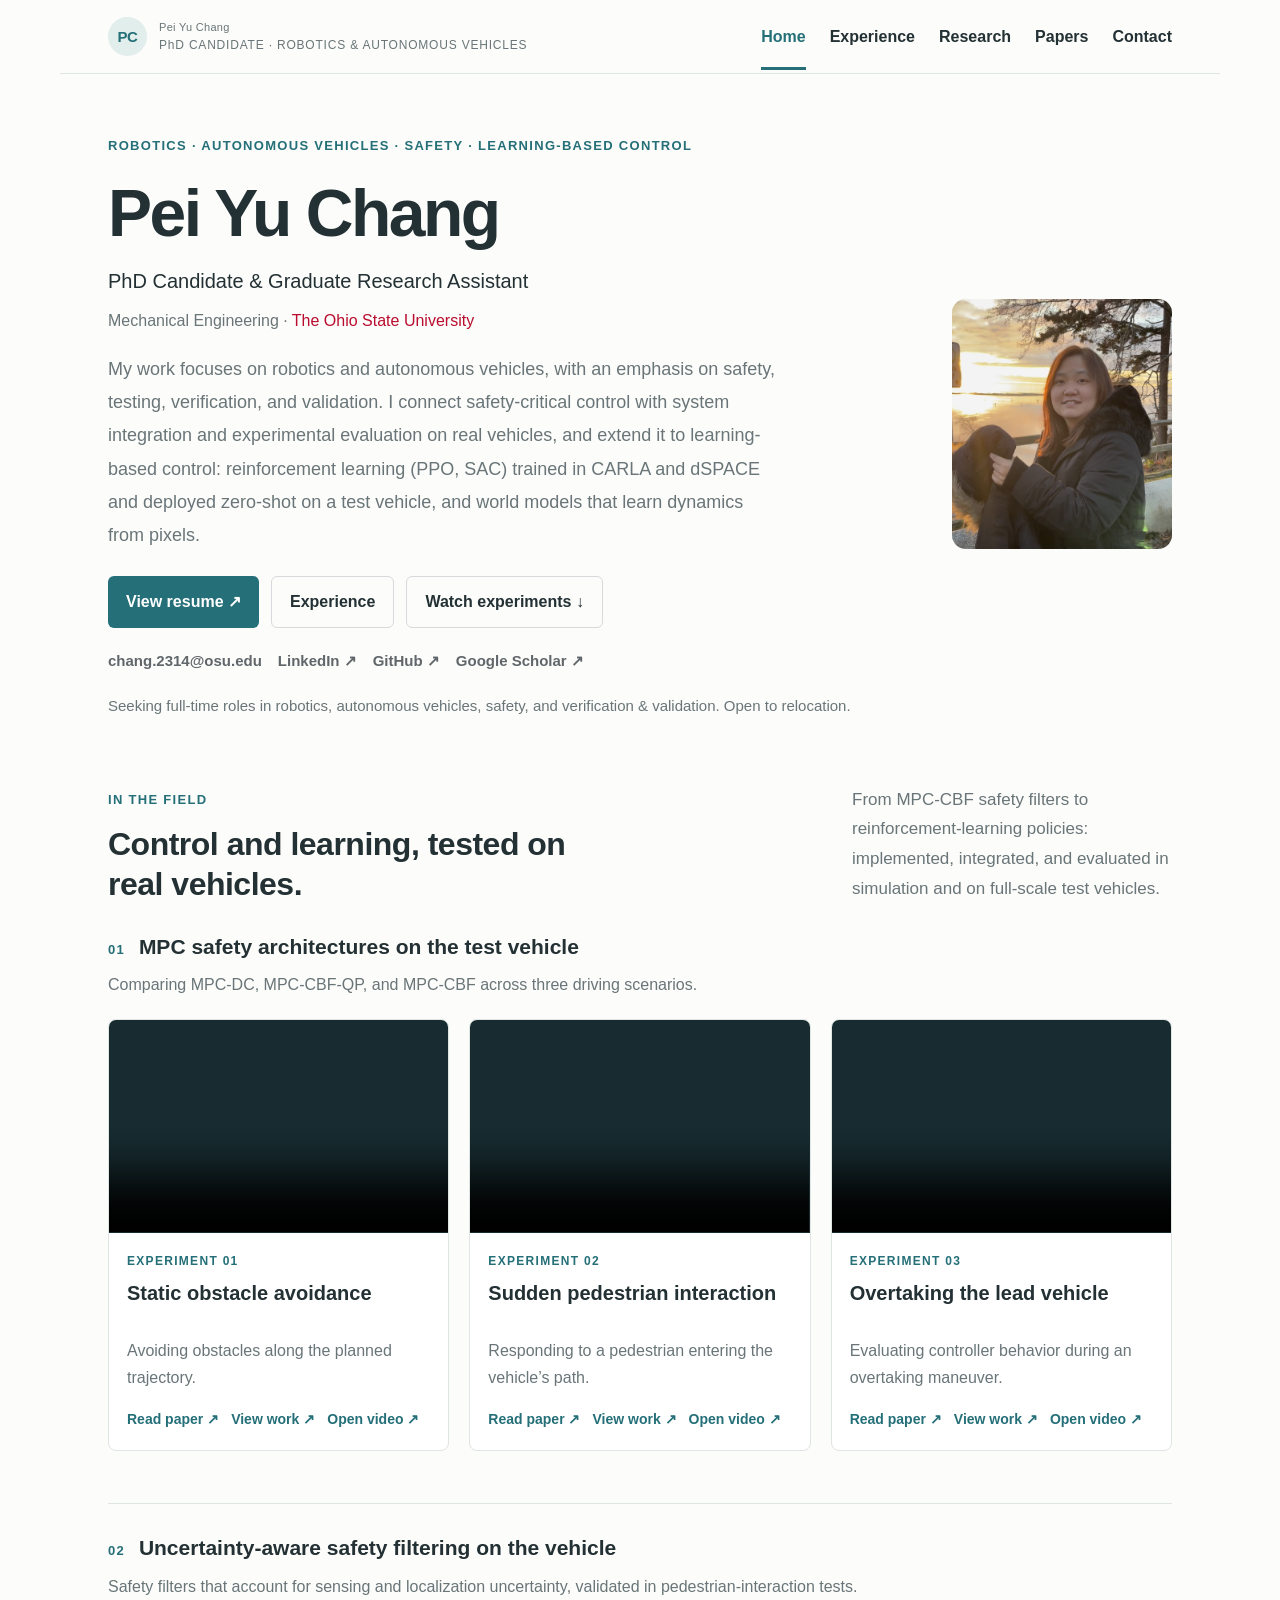
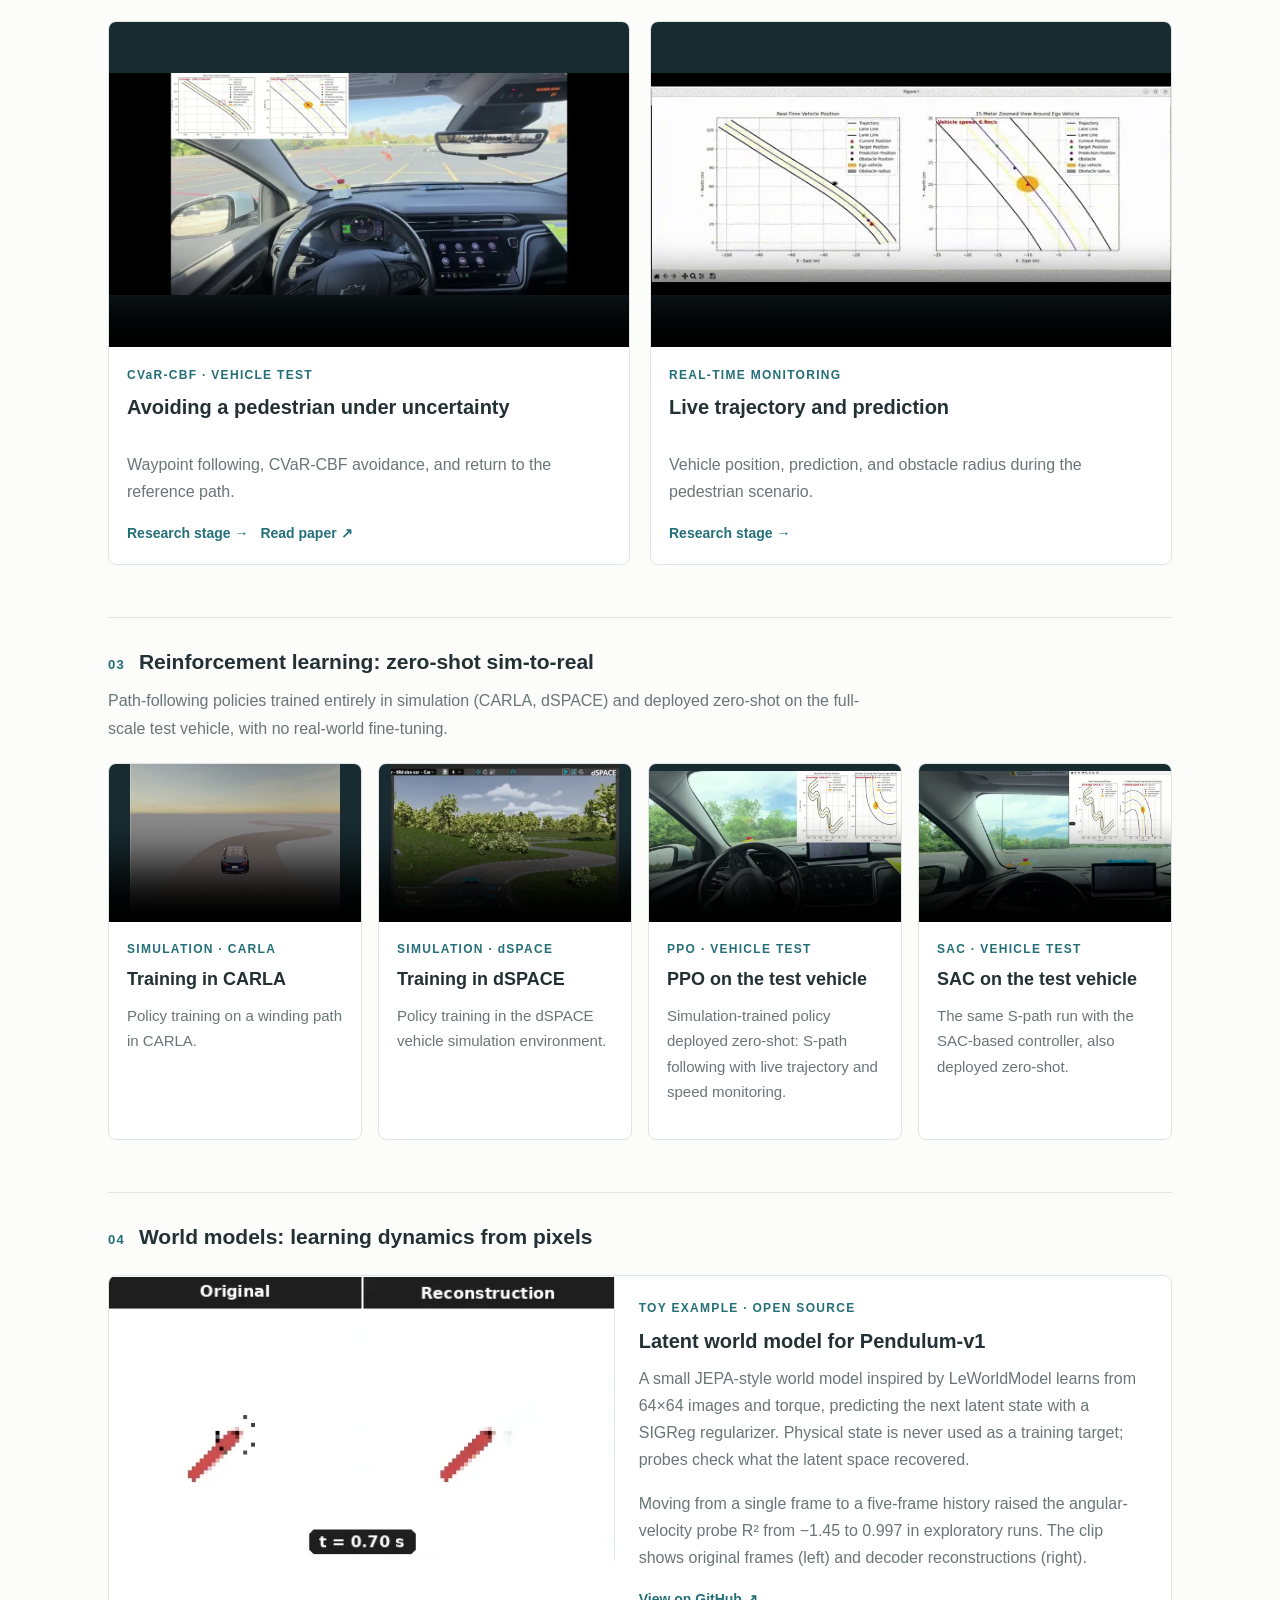
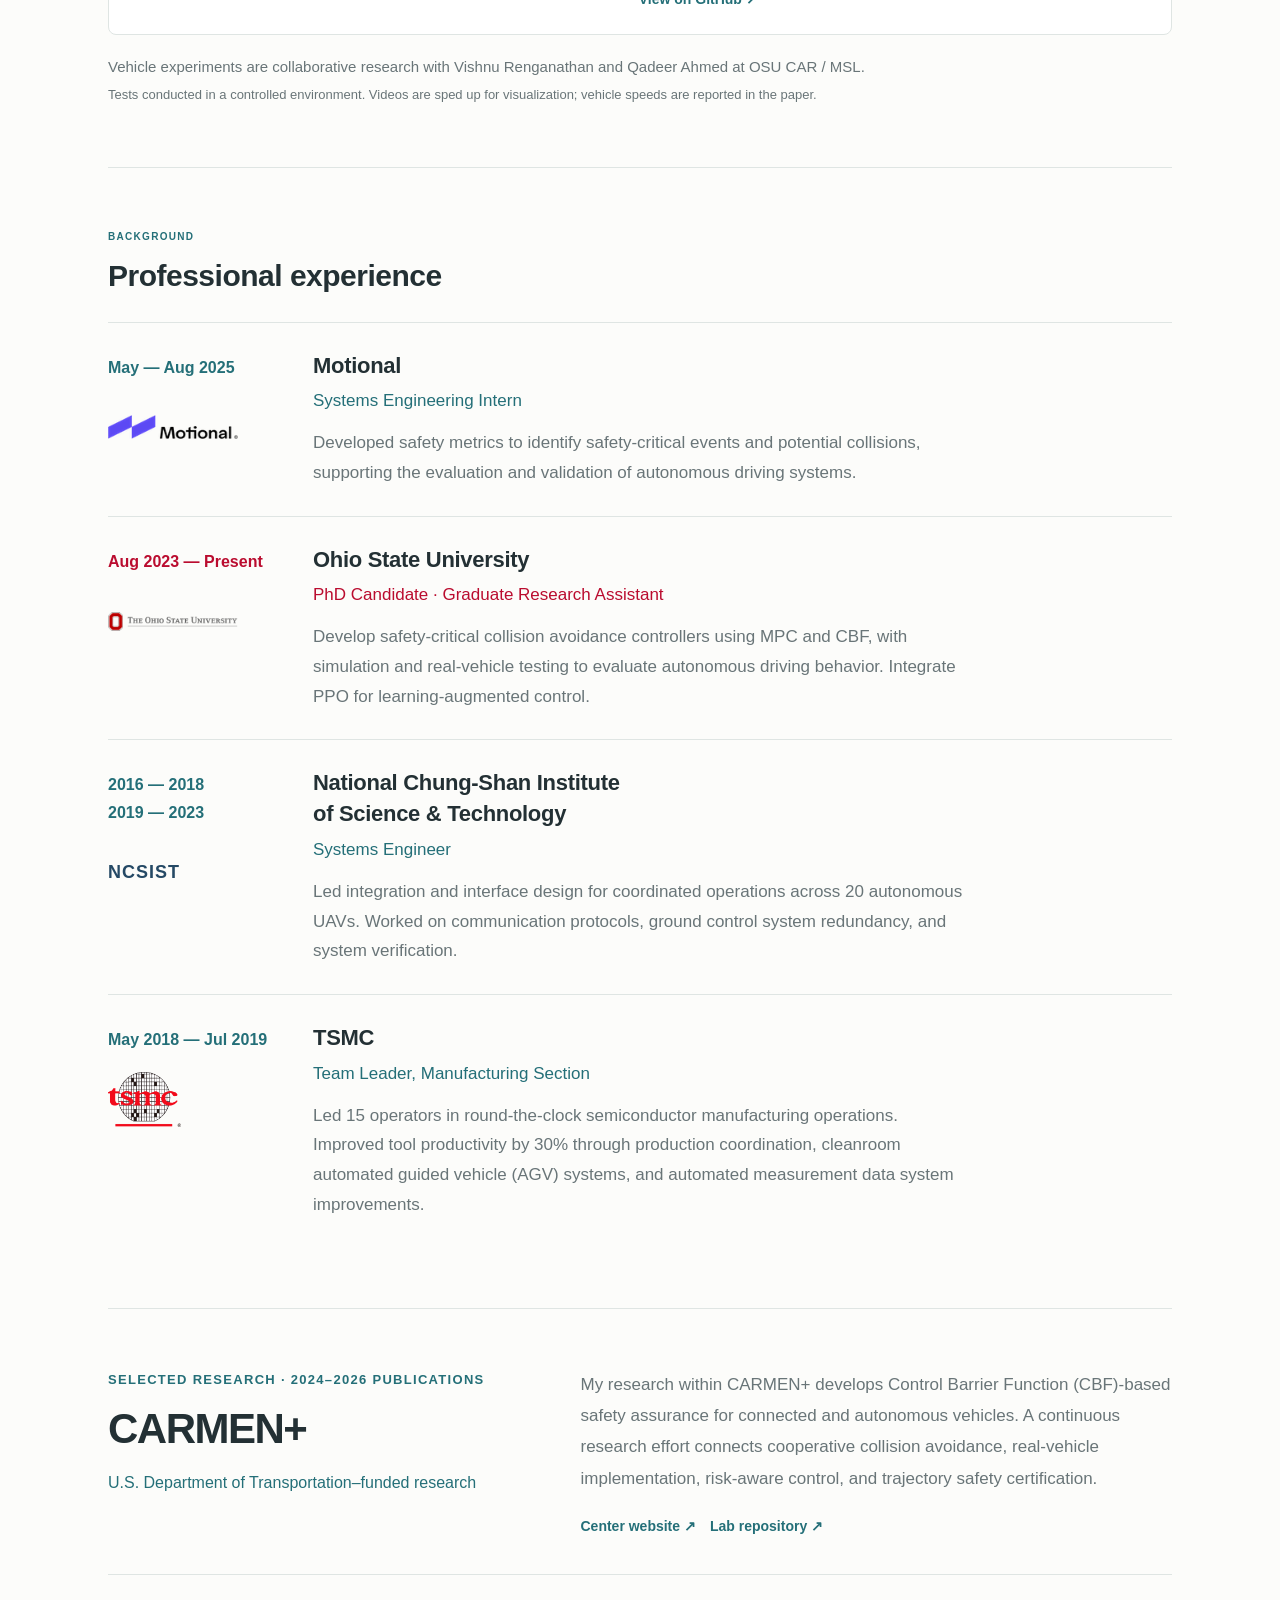
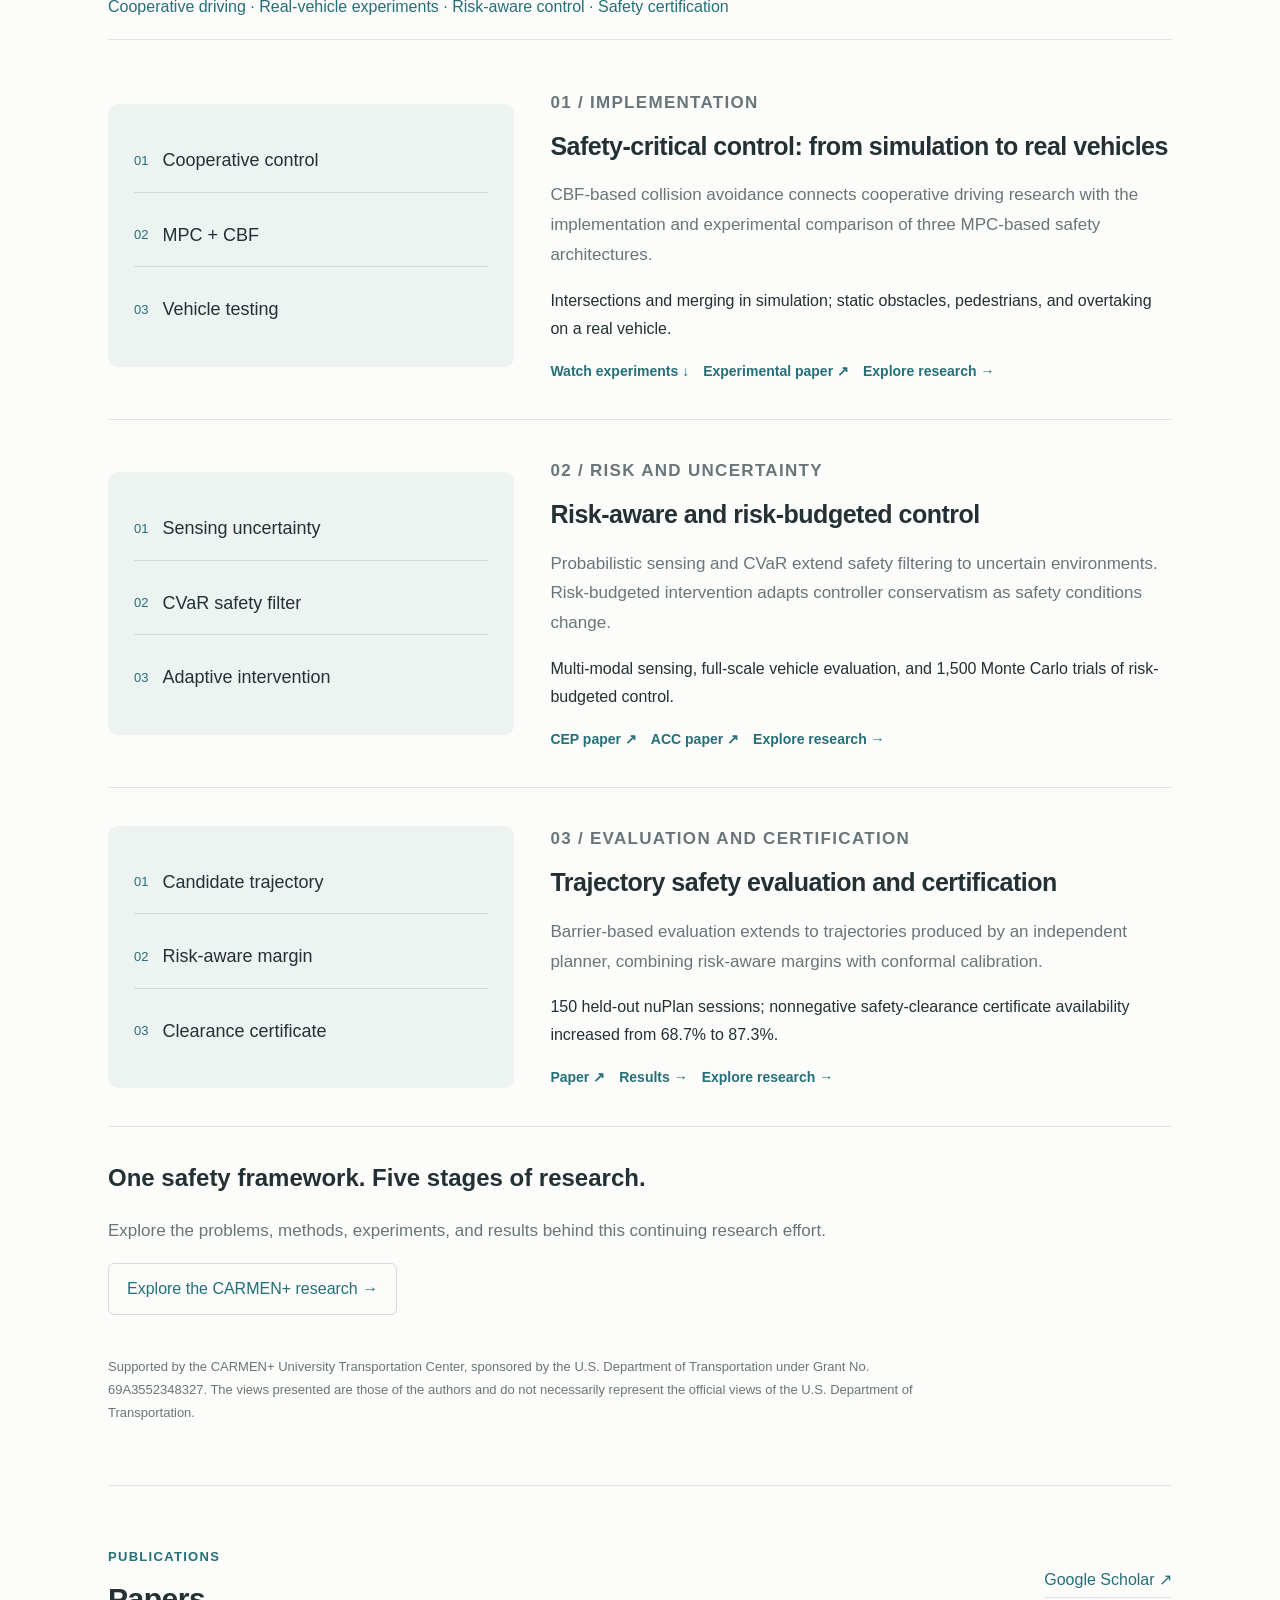
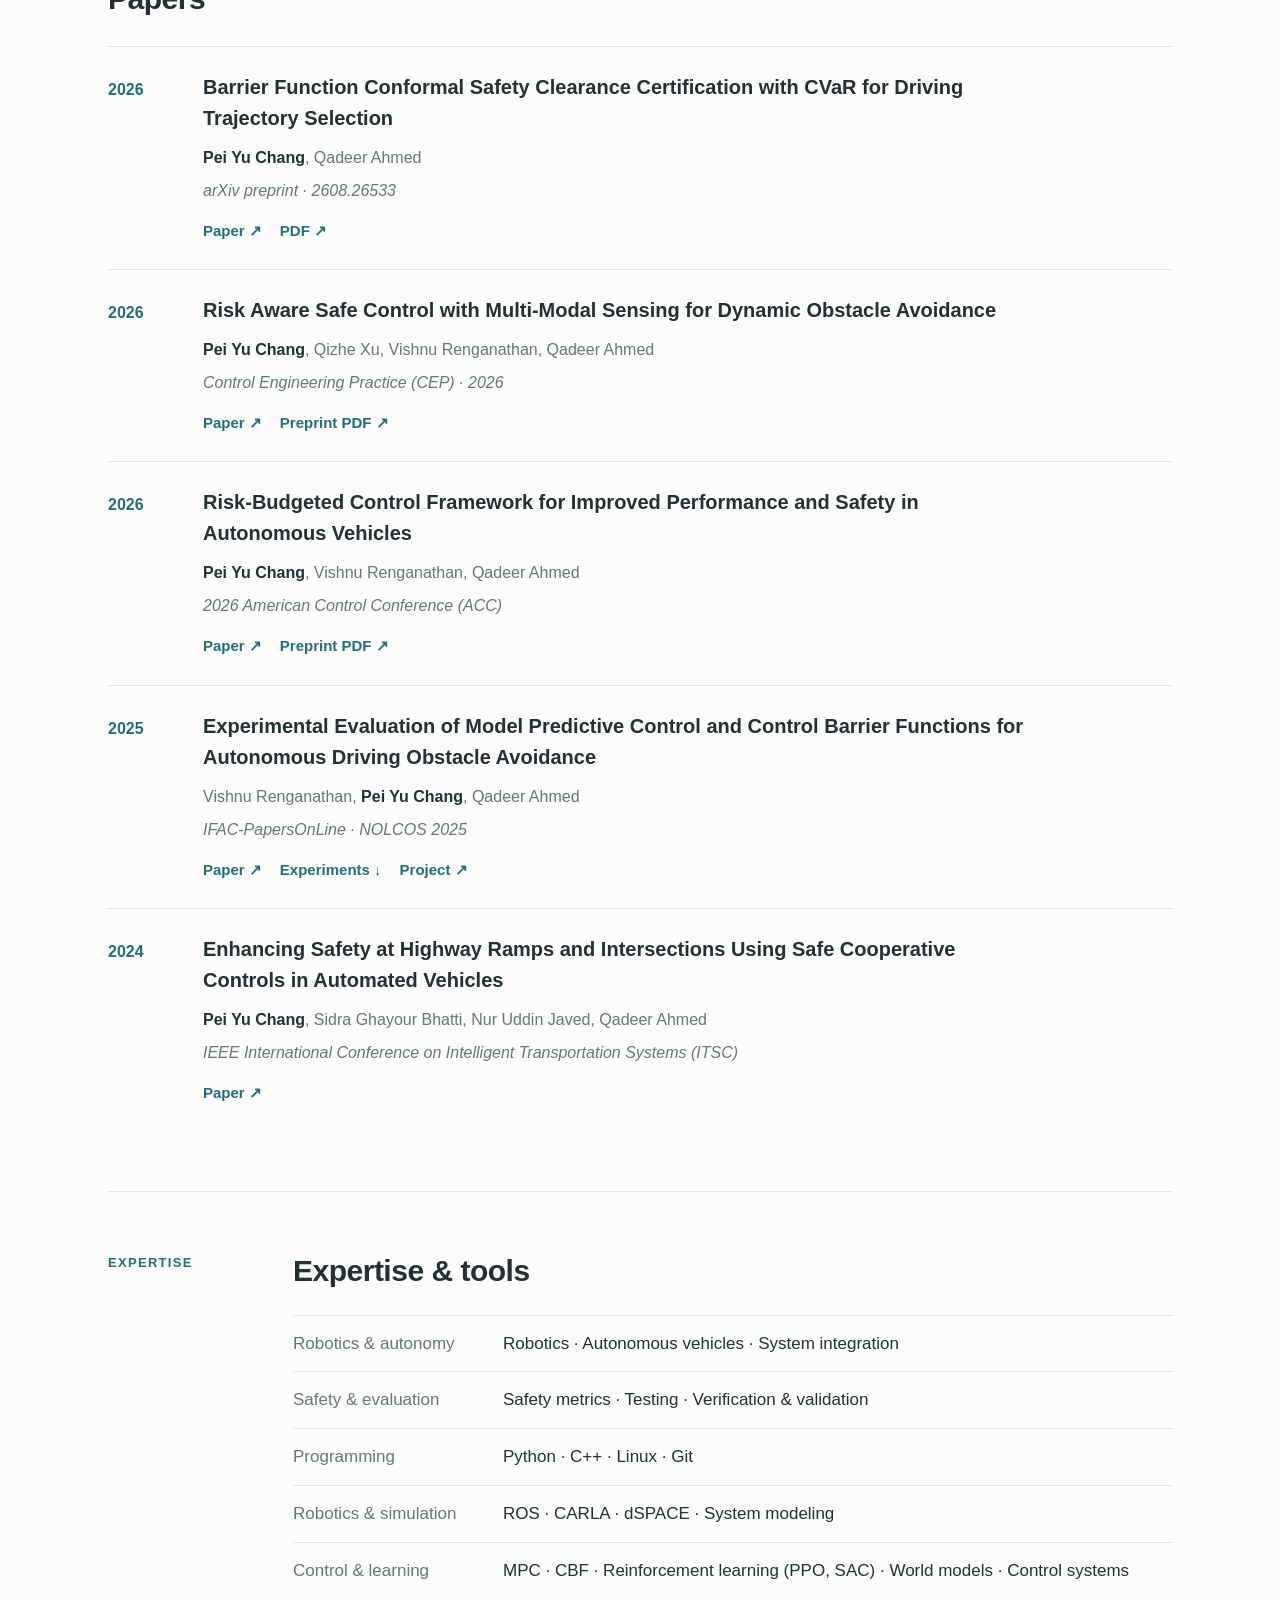
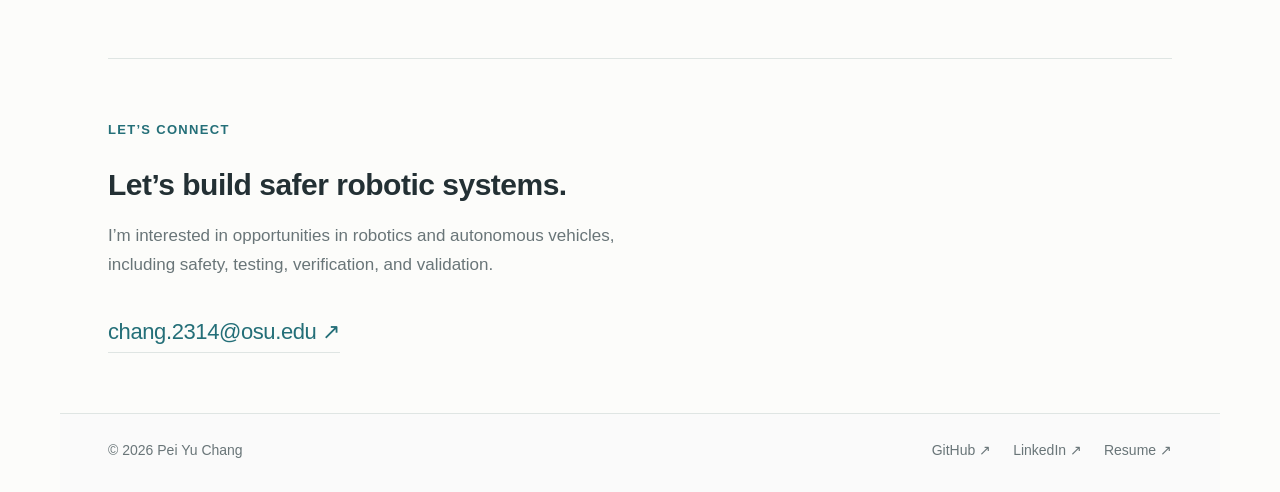
<file: index.html>
<!doctype html>
<html lang="en"><head><meta charset="utf-8"><meta name="viewport" content="width=device-width, initial-scale=1"><title>Pei Yu Chang | Robotics & Autonomous Vehicles</title><meta name="description" content="Pei Yu Chang — PhD candidate working in robotics, autonomous vehicles, safety, testing, verification and validation."><link rel="stylesheet" href="style.css?v=20261120"><script async src="https://www.googletagmanager.com/gtag/js?id=G-Q72GWCVVLX"></script><script defer src="analytics.js"></script></head>
<body><a class="skip" href="#main">Skip to content</a><header><a class="brand" href="#main"><b class="monogram">PC</b><span class="brandname">Pei Yu Chang<small>PhD CANDIDATE · ROBOTICS & AUTONOMOUS VEHICLES</small></span></a><nav aria-label="Main navigation"><a class="active" href="#main">Home</a><a href="#experience">Experience</a><a href="#work">Research</a><a href="#papers">Papers</a><a href="#contact">Contact</a></nav></header>
<main id="main"><section class="hero"><div class="herogrid"><div><p class="eyebrow">ROBOTICS · AUTONOMOUS VEHICLES · SAFETY · LEARNING-BASED CONTROL</p><h1>Pei Yu Chang</h1><p class="position">PhD Candidate & Graduate Research Assistant</p><p class="affiliation">Mechanical Engineering · <a class="osu" href="https://www.osu.edu/" target="_blank" rel="noopener">The Ohio State University</a></p><p class="intro">My work focuses on robotics and autonomous vehicles, with an emphasis on safety, testing, verification, and validation. I connect safety-critical control with system integration and experimental evaluation on real vehicles, and extend it to learning-based control: reinforcement learning (PPO, SAC) trained in CARLA and dSPACE and deployed zero-shot on a test vehicle, and world models that learn dynamics from pixels.</p><div class="actions"><a class="button" href="https://pybearc.github.io/Resume_Pei_Yu_Chang.pdf?v=20261113" target="_blank" rel="noopener">View resume ↗</a><a class="outline" href="#experience">Experience</a><a class="outline" href="#experiments">Watch experiments ↓</a></div><div class="social"><a href="mailto:chang.2314@osu.edu">chang.2314@osu.edu</a><a href="https://linkedin.com/in/pei-yu-chang-2314c" target="_blank" rel="noopener">LinkedIn ↗</a><a href="https://github.com/PYBEARC" target="_blank" rel="noopener">GitHub ↗</a><a href="https://scholar.google.com/citations?user=QTgJ8wgAAAAJ&hl=en" target="_blank" rel="noopener">Google Scholar ↗</a></div><p class="availability">Seeking full-time roles in robotics, autonomous vehicles, safety, and verification & validation. Open to relocation.</p></div><figure class="profilephoto"><img src="assets/pei-yu-chang.jpg" alt="Pei Yu Chang outdoors at sunset" width="1368" height="1824" fetchpriority="high" decoding="async"></figure></div></section>
<section id="experiments" class="experiments section"><div class="experimenthead"><div><p class="eyebrow">IN THE FIELD</p><h2>Control and learning, tested on real vehicles.</h2></div><p>From MPC-CBF safety filters to reinforcement-learning policies: implemented, integrated, and evaluated in simulation and on full-scale test vehicles.</p></div><h3 class="fieldgroup"><span>01</span>MPC safety architectures on the test vehicle</h3><p class="fieldnote">Comparing MPC-DC, MPC-CBF-QP, and MPC-CBF across three driving scenarios.</p><div class="videogrid"><article class="experiment"><div class="videoframe"><video controls playsinline muted loop preload="none" poster="https://github.com/user-attachments/assets/f1034199-e3f7-4d5f-b6a5-8e9a1a9bd224" aria-label="Static obstacle avoidance experimental video"><source src="https://raw.githubusercontent.com/OSU-CAR-MSL/NMPC-CBF-AV/main/Static%20Obstacle%20Scenario.mp4" type="video/mp4">Your browser does not support embedded video.</video></div><div class="videocopy"><p class="scenario">EXPERIMENT 01</p><h3>Static obstacle avoidance</h3><p>Avoiding obstacles along the planned trajectory.</p><div class="videolinks"><a href="https://www.sciencedirect.com/science/article/pii/S2405896325017422" target="_blank" rel="noopener">Read paper ↗</a><a href="https://github.com/OSU-CAR-MSL/NMPC-CBF-AV" target="_blank" rel="noopener">View work ↗</a><a href="https://raw.githubusercontent.com/OSU-CAR-MSL/NMPC-CBF-AV/main/Static%20Obstacle%20Scenario.mp4" target="_blank" rel="noopener">Open video ↗</a></div></div></article><article class="experiment"><div class="videoframe"><video controls playsinline muted loop preload="none" poster="https://github.com/user-attachments/assets/7cff3b7d-54f9-4db0-a61e-4c6f092ad3bc" aria-label="Sudden pedestrian interaction experimental video"><source src="https://raw.githubusercontent.com/OSU-CAR-MSL/NMPC-CBF-AV/main/Sudden%20Pedestrian%20Scenario.mp4" type="video/mp4">Your browser does not support embedded video.</video></div><div class="videocopy"><p class="scenario">EXPERIMENT 02</p><h3>Sudden pedestrian interaction</h3><p>Responding to a pedestrian entering the vehicle’s path.</p><div class="videolinks"><a href="https://www.sciencedirect.com/science/article/pii/S2405896325017422" target="_blank" rel="noopener">Read paper ↗</a><a href="https://github.com/OSU-CAR-MSL/NMPC-CBF-AV" target="_blank" rel="noopener">View work ↗</a><a href="https://raw.githubusercontent.com/OSU-CAR-MSL/NMPC-CBF-AV/main/Sudden%20Pedestrian%20Scenario.mp4" target="_blank" rel="noopener">Open video ↗</a></div></div></article><article class="experiment"><div class="videoframe"><video controls playsinline muted loop preload="none" poster="https://github.com/user-attachments/assets/b17d1c8c-8f3f-46e6-965d-a8ba9faf9f6b" aria-label="Overtaking the lead vehicle experimental video"><source src="https://raw.githubusercontent.com/OSU-CAR-MSL/NMPC-CBF-AV/main/Overtake%20Scenario.mp4" type="video/mp4">Your browser does not support embedded video.</video></div><div class="videocopy"><p class="scenario">EXPERIMENT 03</p><h3>Overtaking the lead vehicle</h3><p>Evaluating controller behavior during an overtaking maneuver.</p><div class="videolinks"><a href="https://www.sciencedirect.com/science/article/pii/S2405896325017422" target="_blank" rel="noopener">Read paper ↗</a><a href="https://github.com/OSU-CAR-MSL/NMPC-CBF-AV" target="_blank" rel="noopener">View work ↗</a><a href="https://raw.githubusercontent.com/OSU-CAR-MSL/NMPC-CBF-AV/main/Overtake%20Scenario.mp4" target="_blank" rel="noopener">Open video ↗</a></div></div></article></div><h3 class="fieldgroup"><span>02</span>Uncertainty-aware safety filtering on the vehicle</h3><p class="fieldnote">Safety filters that account for sensing and localization uncertainty, validated in pedestrian-interaction tests.</p><div class="videogrid two"><article class="experiment"><div class="videoframe"><video controls playsinline muted loop preload="none" poster="assets/carmen/s3-cvar-vehicle-test.webp" aria-label="CVaR-CBF pedestrian avoidance vehicle test"><source src="assets/carmen/s3-cvar-vehicle-test.mp4" type="video/mp4">Your browser does not support embedded video.</video></div><div class="videocopy"><p class="scenario">CVaR-CBF · VEHICLE TEST</p><h3>Avoiding a pedestrian under uncertainty</h3><p>Waypoint following, CVaR-CBF avoidance, and return to the reference path.</p><div class="videolinks"><a href="carmen.html#uncertainty">Research stage →</a><a href="https://www.sciencedirect.com/science/article/pii/S0967066126003576" target="_blank" rel="noopener">Read paper ↗</a></div></div></article><article class="experiment"><div class="videoframe"><video controls playsinline muted loop preload="none" poster="assets/carmen/s2-pedestrian-mpc-cbf-qp.webp" aria-label="Real-time vehicle position monitoring during the pedestrian test"><source src="assets/carmen/s2-pedestrian-mpc-cbf-qp.mp4" type="video/mp4">Your browser does not support embedded video.</video></div><div class="videocopy"><p class="scenario">REAL-TIME MONITORING</p><h3>Live trajectory and prediction</h3><p>Vehicle position, prediction, and obstacle radius during the pedestrian scenario.</p><div class="videolinks"><a href="carmen.html#vehicle">Research stage →</a></div></div></article></div><h3 class="fieldgroup"><span>03</span>Reinforcement learning: zero-shot sim-to-real</h3><p class="fieldnote">Path-following policies trained entirely in simulation (CARLA, dSPACE) and deployed zero-shot on the full-scale test vehicle, with no real-world fine-tuning.</p><div class="videogrid four"><article class="experiment"><div class="videoframe"><video controls playsinline muted loop preload="none" poster="assets/rl/carla-training.webp" aria-label="CARLA reinforcement learning training on a winding path"><source src="assets/rl/carla-training.mp4" type="video/mp4">Your browser does not support embedded video.</video></div><div class="videocopy"><p class="scenario">SIMULATION · CARLA</p><h3>Training in CARLA</h3><p>Policy training on a winding path in CARLA.</p><div class="videolinks"></div></div></article><article class="experiment"><div class="videoframe"><video controls playsinline muted loop preload="none" poster="assets/rl/dspace-training.webp" aria-label="dSPACE reinforcement learning training on a curved road"><source src="assets/rl/dspace-training.mp4" type="video/mp4">Your browser does not support embedded video.</video></div><div class="videocopy"><p class="scenario">SIMULATION · dSPACE</p><h3>Training in dSPACE</h3><p>Policy training in the dSPACE vehicle simulation environment.</p><div class="videolinks"></div></div></article><article class="experiment"><div class="videoframe"><video controls playsinline muted loop preload="none" poster="assets/rl/ppo-vehicle.webp" aria-label="PPO-based controller following an S-shaped path on the test vehicle"><source src="assets/rl/ppo-vehicle.mp4" type="video/mp4">Your browser does not support embedded video.</video></div><div class="videocopy"><p class="scenario">PPO · VEHICLE TEST</p><h3>PPO on the test vehicle</h3><p>Simulation-trained policy deployed zero-shot: S-path following with live trajectory and speed monitoring.</p><div class="videolinks"></div></div></article><article class="experiment"><div class="videoframe"><video controls playsinline muted loop preload="none" poster="assets/rl/sac-vehicle.webp" aria-label="SAC-based controller following an S-shaped path on the test vehicle"><source src="assets/rl/sac-vehicle.mp4" type="video/mp4">Your browser does not support embedded video.</video></div><div class="videocopy"><p class="scenario">SAC · VEHICLE TEST</p><h3>SAC on the test vehicle</h3><p>The same S-path run with the SAC-based controller, also deployed zero-shot.</p><div class="videolinks"></div></div></article></div><h3 class="fieldgroup"><span>04</span>World models: learning dynamics from pixels</h3><article class="wmcard"><div class="videoframe wmframe"><video autoplay muted loop playsinline preload="metadata" poster="assets/rl/wm-reconstruction.webp" aria-label="Pendulum observations and reconstructions from a latent world model"><source src="assets/rl/wm-reconstruction.mp4" type="video/mp4">Your browser does not support embedded video.</video></div><div class="videocopy"><p class="scenario">TOY EXAMPLE · OPEN SOURCE</p><h3>Latent world model for Pendulum-v1</h3><p>A small JEPA-style world model inspired by LeWorldModel learns from 64×64 images and torque, predicting the next latent state with a SIGReg regularizer. Physical state is never used as a training target; probes check what the latent space recovered.</p><p>Moving from a single frame to a five-frame history raised the angular-velocity probe R² from −1.45 to 0.997 in exploratory runs. The clip shows original frames (left) and decoder reconstructions (right).</p><div class="videolinks"><a href="https://github.com/PYBEARC/latent_wm_pendulum" target="_blank" rel="noopener">View on GitHub ↗</a></div></div></article><p class="collaboration">Vehicle experiments are collaborative research with Vishnu Renganathan and Qadeer Ahmed at OSU CAR / MSL.</p><p class="videonote">Tests conducted in a controlled environment. Videos are sped up for visualization; vehicle speeds are reported in the paper.</p></section><section id="experience" class="section"><div class="sectionhead"><p class="eyebrow">BACKGROUND</p><h2>Professional experience</h2></div><div class="rows"><article class="row"><div class="experience-meta"><p class="date">May — Aug 2025</p><span class="employerlogo"><img src="assets/motional-logo.png" alt="Motional logo" loading="lazy"></span></div><div><h3>Motional</h3><p class="role">Systems Engineering Intern</p><p>Developed safety metrics to identify safety-critical events and potential collisions, supporting the evaluation and validation of autonomous driving systems.</p></div><span class="tag">Autonomy evaluation</span></article><article class="row osu-row"><div class="experience-meta"><p class="date">Aug 2023 — Present</p><span class="employerlogo"><img src="assets/osu-logo.png" alt="Ohio State University logo" loading="lazy"></span></div><div><h3>Ohio State University</h3><p class="role">PhD Candidate · Graduate Research Assistant</p><p>Develop safety-critical collision avoidance controllers using MPC and CBF, with simulation and real-vehicle testing to evaluate autonomous driving behavior. Integrate PPO for learning-augmented control.</p></div><span class="tag">Control research</span></article><article class="row"><div class="experience-meta"><p class="date">2016 — 2018<br>2019 — 2023</p><span class="employerlogo employerwordmark">NCSIST</span></div><div><h3>National Chung-Shan Institute<br>of Science & Technology</h3><p class="role">Systems Engineer</p><p>Led integration and interface design for coordinated operations across 20 autonomous UAVs. Worked on communication protocols, ground control system redundancy, and system verification.</p></div><span class="tag">Systems integration</span></article><article class="row"><div class="experience-meta"><p class="date">May 2018 — Jul 2019</p><span class="employerlogo"><img src="assets/tsmc-logo.png" alt="TSMC logo" loading="lazy"></span></div><div><h3>TSMC</h3><p class="role">Team Leader, Manufacturing Section</p><p>Led 15 operators in round-the-clock semiconductor manufacturing operations. Improved tool productivity by 30% through production coordination, cleanroom automated guided vehicle (AGV) systems, and automated measurement data system improvements.</p></div><span class="tag">Manufacturing & automation</span></article></div></section>
<section id="work" class="section carmen"><div class="carmenintro"><div><p class="eyebrow">SELECTED RESEARCH · 2024–2026 PUBLICATIONS</p><h2>CARMEN+</h2><p class="funding">U.S. Department of Transportation–funded research</p></div><div><p class="carmensummary">My research within CARMEN+ develops Control Barrier Function (CBF)-based safety assurance for connected and autonomous vehicles. A continuous research effort connects cooperative collision avoidance, real-vehicle implementation, risk-aware control, and trajectory safety certification.</p><div class="carmenlinks"><a href="https://utc.engineering.osu.edu/" target="_blank" rel="noopener">Center website ↗</a><a href="https://github.com/OSU-CAR-MSL/CARMEN_Plus" target="_blank" rel="noopener">Lab repository ↗</a></div></div></div><p class="research-scope">Cooperative driving · Real-vehicle experiments · Risk-aware control · Safety certification</p><div class="research-features"><article class="research-feature"><div class="research-visual" aria-label="Cooperative control, MPC + CBF, Vehicle testing"><div><span>01</span><strong>Cooperative control</strong></div><div><span>02</span><strong>MPC + CBF</strong></div><div><span>03</span><strong>Vehicle testing</strong></div></div><div><p class="eyebrow">01 / IMPLEMENTATION</p><h3>Safety-critical control: from simulation to real vehicles</h3><p>CBF-based collision avoidance connects cooperative driving research with the implementation and experimental comparison of three MPC-based safety architectures.</p><p class="research-evidence">Intersections and merging in simulation; static obstacles, pedestrians, and overtaking on a real vehicle.</p><div class="carmenlinks"><a href="#experiments">Watch experiments ↓</a><a href="https://www.sciencedirect.com/science/article/pii/S2405896325017422" target="_blank" rel="noopener">Experimental paper ↗</a><a href="carmen.html#vehicle">Explore research →</a></div></div></article><article class="research-feature"><div class="research-visual" aria-label="Sensing uncertainty, CVaR safety filter, Adaptive intervention"><div><span>01</span><strong>Sensing uncertainty</strong></div><div><span>02</span><strong>CVaR safety filter</strong></div><div><span>03</span><strong>Adaptive intervention</strong></div></div><div><p class="eyebrow">02 / RISK AND UNCERTAINTY</p><h3>Risk-aware and risk-budgeted control</h3><p>Probabilistic sensing and CVaR extend safety filtering to uncertain environments. Risk-budgeted intervention adapts controller conservatism as safety conditions change.</p><p class="research-evidence">Multi-modal sensing, full-scale vehicle evaluation, and 1,500 Monte Carlo trials of risk-budgeted control.</p><div class="carmenlinks"><a href="https://www.sciencedirect.com/science/article/pii/S0967066126003576" target="_blank" rel="noopener">CEP paper ↗</a><a href="https://ieeexplore.ieee.org/abstract/document/11615901" target="_blank" rel="noopener">ACC paper ↗</a><a href="carmen.html#uncertainty">Explore research →</a></div></div></article><article class="research-feature"><div class="research-visual" aria-label="Candidate trajectory, Risk-aware margin, Clearance certificate"><div><span>01</span><strong>Candidate trajectory</strong></div><div><span>02</span><strong>Risk-aware margin</strong></div><div><span>03</span><strong>Clearance certificate</strong></div></div><div><p class="eyebrow">03 / EVALUATION AND CERTIFICATION</p><h3>Trajectory safety evaluation and certification</h3><p>Barrier-based evaluation extends to trajectories produced by an independent planner, combining risk-aware margins with conformal calibration.</p><p class="research-evidence">150 held-out nuPlan sessions; nonnegative safety-clearance certificate availability increased from 68.7% to 87.3%.</p><div class="carmenlinks"><a href="https://arxiv.org/abs/2608.26533" target="_blank" rel="noopener">Paper ↗</a><a href="carmen.html#certification">Results →</a><a href="carmen.html#certification">Explore research →</a></div></div></article></div><div class="research-next"><h3>One safety framework. Five stages of research.</h3><p>Explore the problems, methods, experiments, and results behind this continuing research effort.</p><a class="outline" href="carmen.html">Explore the CARMEN+ research →</a></div><p class="fundingnote">Supported by the CARMEN+ University Transportation Center, sponsored by the U.S. Department of Transportation under Grant No. 69A3552348327. The views presented are those of the authors and do not necessarily represent the official views of the U.S. Department of Transportation.</p></section>
<section class="section papers" id="papers"><div class="papershead"><div><p class="eyebrow">PUBLICATIONS</p><h2>Papers</h2></div><a class="scholarlink" href="https://scholar.google.com/citations?user=QTgJ8wgAAAAJ&hl=en" target="_blank" rel="noopener">Google Scholar ↗</a></div><div class="paperlist"><article class="paper"><p class="paperyear">2026</p><div><h3><a href="https://arxiv.org/abs/2608.26533" target="_blank" rel="noopener">Barrier Function Conformal Safety Clearance Certification with CVaR for Driving Trajectory Selection</a></h3><p class="authors"><strong>Pei Yu Chang</strong>, Qadeer Ahmed</p><p class="venue">arXiv preprint · 2608.26533</p><div class="paperlinks"><a href="https://arxiv.org/abs/2608.26533" target="_blank" rel="noopener">Paper ↗</a><a href="https://arxiv.org/pdf/2608.26533" target="_blank" rel="noopener">PDF ↗</a></div></div></article><article class="paper"><p class="paperyear">2026</p><div><h3><a href="https://www.sciencedirect.com/science/article/pii/S0967066126003576" target="_blank" rel="noopener">Risk Aware Safe Control with Multi-Modal Sensing for Dynamic Obstacle Avoidance</a></h3><p class="authors"><strong>Pei Yu Chang</strong>, Qizhe Xu, Vishnu Renganathan, Qadeer Ahmed</p><p class="venue">Control Engineering Practice (CEP) · 2026</p><div class="paperlinks"><a href="https://www.sciencedirect.com/science/article/pii/S0967066126003576" target="_blank" rel="noopener">Paper ↗</a><a href="https://arxiv.org/pdf/2511.01403" target="_blank" rel="noopener">Preprint PDF ↗</a></div></div></article><article class="paper"><p class="paperyear">2026</p><div><h3><a href="https://ieeexplore.ieee.org/abstract/document/11615901" target="_blank" rel="noopener">Risk-Budgeted Control Framework for Improved Performance and Safety in Autonomous Vehicles</a></h3><p class="authors"><strong>Pei Yu Chang</strong>, Vishnu Renganathan, Qadeer Ahmed</p><p class="venue">2026 American Control Conference (ACC)</p><div class="paperlinks"><a href="https://ieeexplore.ieee.org/abstract/document/11615901" target="_blank" rel="noopener">Paper ↗</a><a href="https://arxiv.org/pdf/2510.10442" target="_blank" rel="noopener">Preprint PDF ↗</a></div></div></article><article class="paper"><p class="paperyear">2025</p><div><h3><a href="https://www.sciencedirect.com/science/article/pii/S2405896325017422" target="_blank" rel="noopener">Experimental Evaluation of Model Predictive Control and Control Barrier Functions for Autonomous Driving Obstacle Avoidance</a></h3><p class="authors">Vishnu Renganathan, <strong>Pei Yu Chang</strong>, Qadeer Ahmed</p><p class="venue">IFAC-PapersOnLine · NOLCOS 2025</p><div class="paperlinks"><a href="https://www.sciencedirect.com/science/article/pii/S2405896325017422" target="_blank" rel="noopener">Paper ↗</a><a href="#experiments">Experiments ↓</a><a href="https://github.com/OSU-CAR-MSL/NMPC-CBF-AV" target="_blank" rel="noopener">Project ↗</a></div></div></article><article class="paper"><p class="paperyear">2024</p><div><h3><a href="https://ieeexplore.ieee.org/document/10920020" target="_blank" rel="noopener">Enhancing Safety at Highway Ramps and Intersections Using Safe Cooperative Controls in Automated Vehicles</a></h3><p class="authors"><strong>Pei Yu Chang</strong>, Sidra Ghayour Bhatti, Nur Uddin Javed, Qadeer Ahmed</p><p class="venue">IEEE International Conference on Intelligent Transportation Systems (ITSC)</p><div class="paperlinks"><a href="https://ieeexplore.ieee.org/document/10920020" target="_blank" rel="noopener">Paper ↗</a></div></div></article></div></section><section class="section skills"><p class="eyebrow">EXPERTISE</p><div><h2>Expertise & tools</h2><dl><div><dt>Robotics & autonomy</dt><dd>Robotics · Autonomous vehicles · System integration</dd></div><div><dt>Safety & evaluation</dt><dd>Safety metrics · Testing · Verification & validation</dd></div><div><dt>Programming</dt><dd>Python · C++ · Linux · Git</dd></div><div><dt>Robotics & simulation</dt><dd>ROS · CARLA · dSPACE · System modeling</dd></div><div><dt>Control & learning</dt><dd>MPC · CBF · Reinforcement learning (PPO, SAC) · World models · Control systems</dd></div></dl></div></section>
<section class="contact" id="contact"><p class="eyebrow">LET’S CONNECT</p><h2>Let’s build safer robotic systems.</h2><p>I’m interested in opportunities in robotics and autonomous vehicles, including safety, testing, verification, and validation.</p><a class="email" href="mailto:chang.2314@osu.edu">chang.2314@osu.edu ↗</a></section></main><footer><span>© <span id="year">2026</span> Pei Yu Chang</span><div><a href="https://github.com/PYBEARC" target="_blank" rel="noopener">GitHub ↗</a><a href="https://linkedin.com/in/pei-yu-chang-2314c" target="_blank" rel="noopener">LinkedIn ↗</a><a href="https://pybearc.github.io/Resume_Pei_Yu_Chang.pdf?v=20261113" target="_blank" rel="noopener">Resume ↗</a></div></footer><script>document.getElementById('year').textContent=new Date().getFullYear()</script></body></html>
</file>
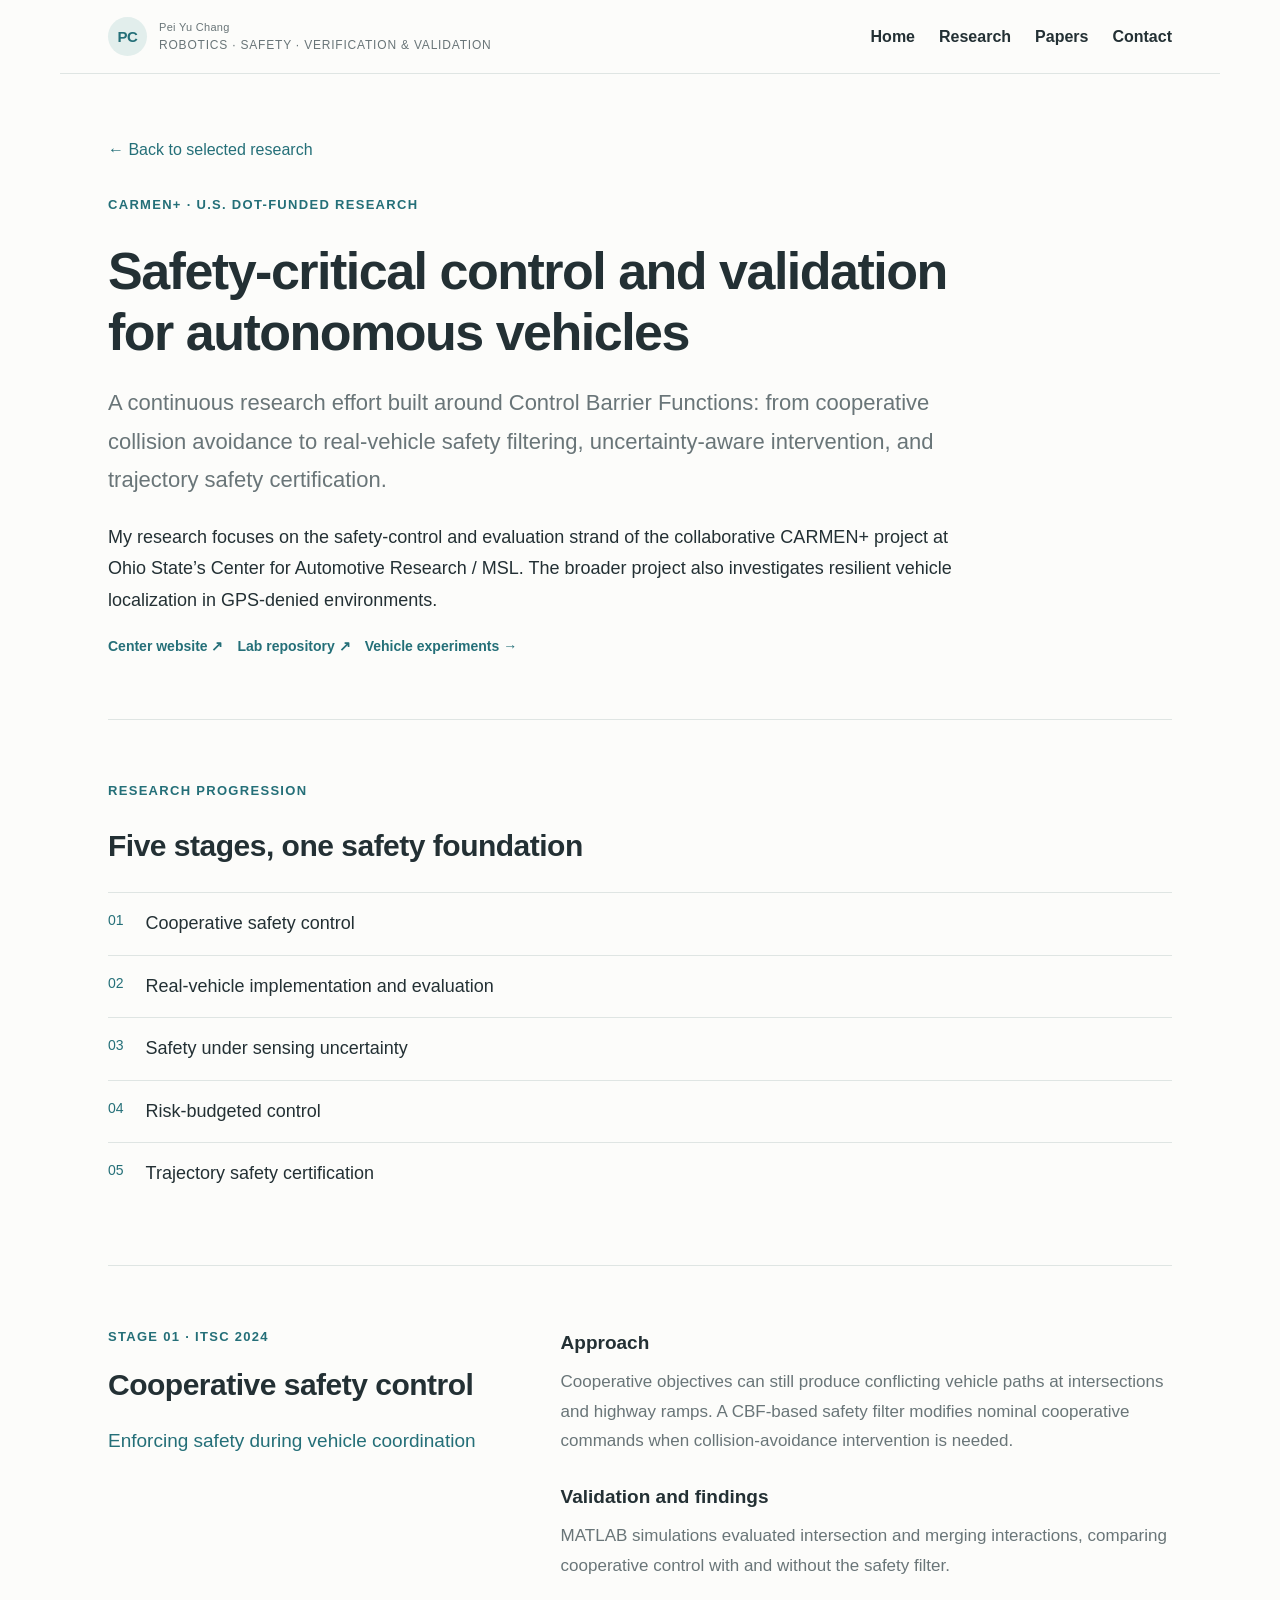
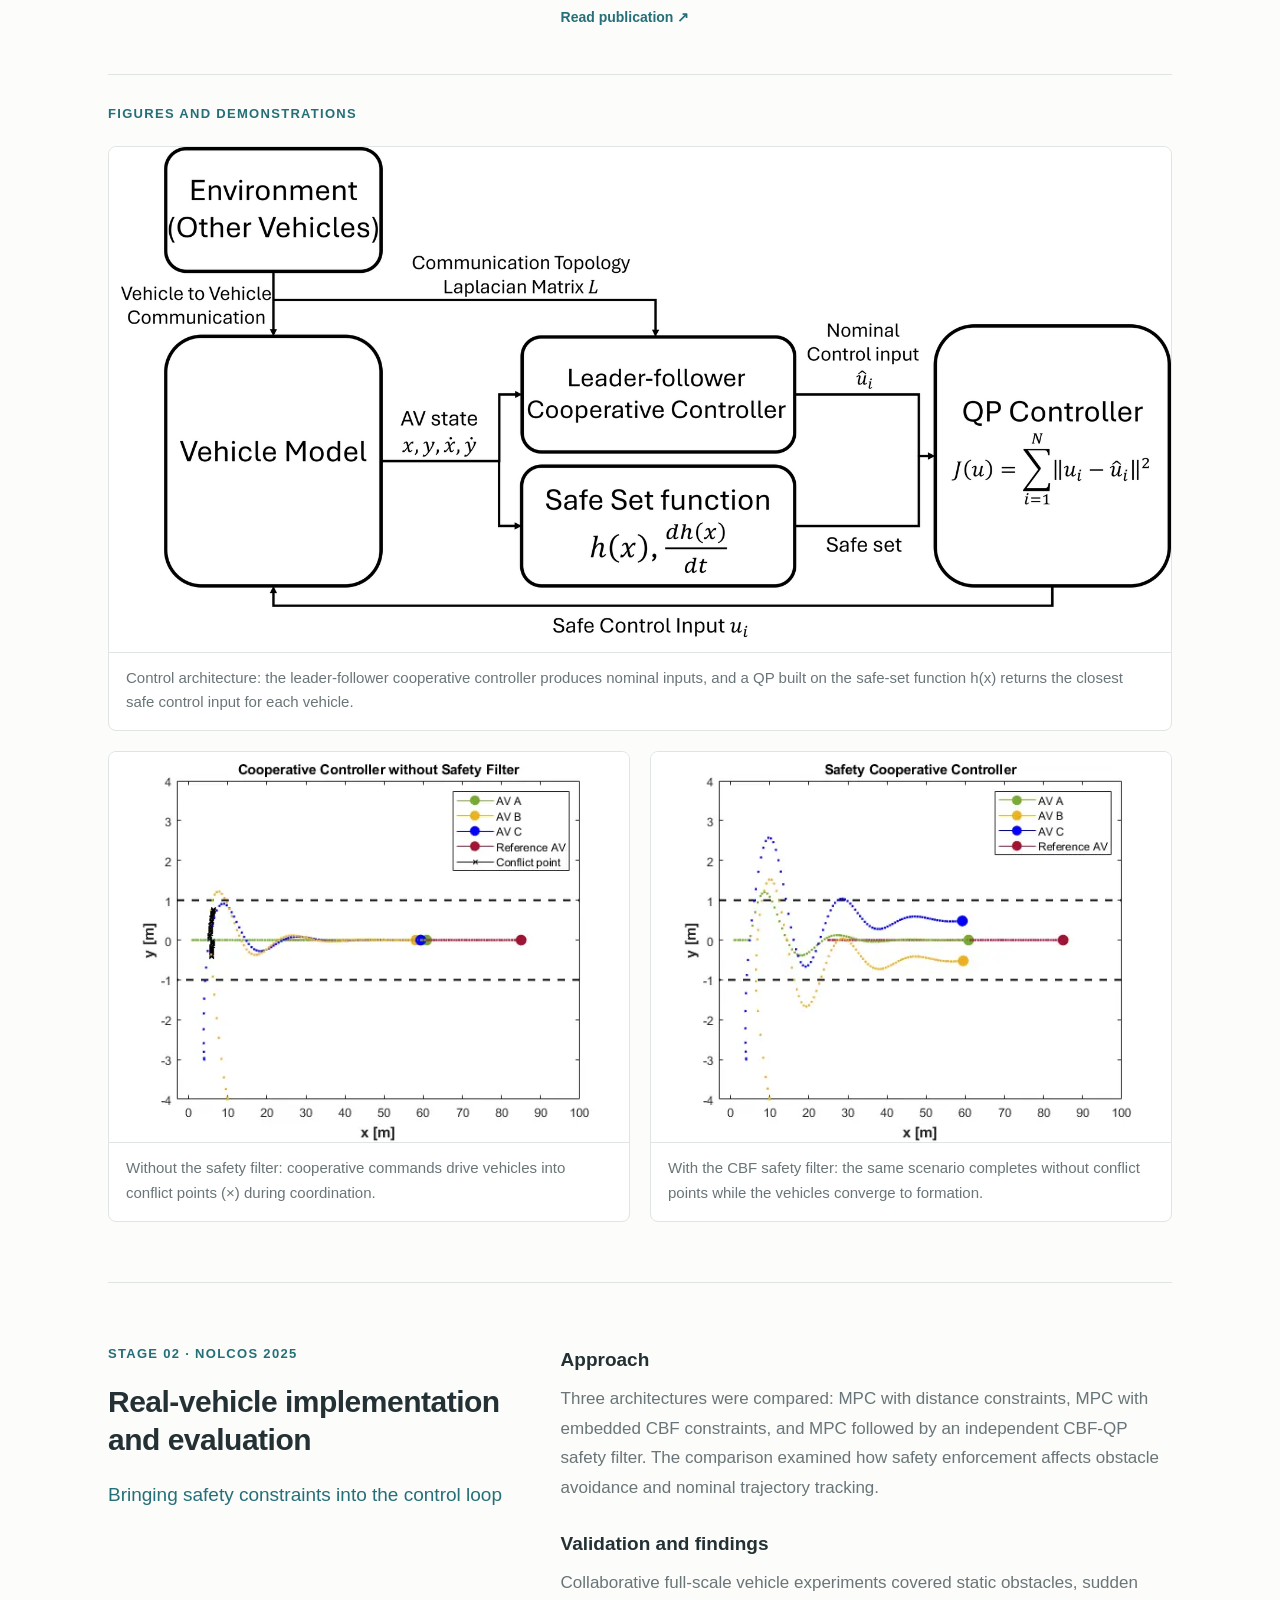
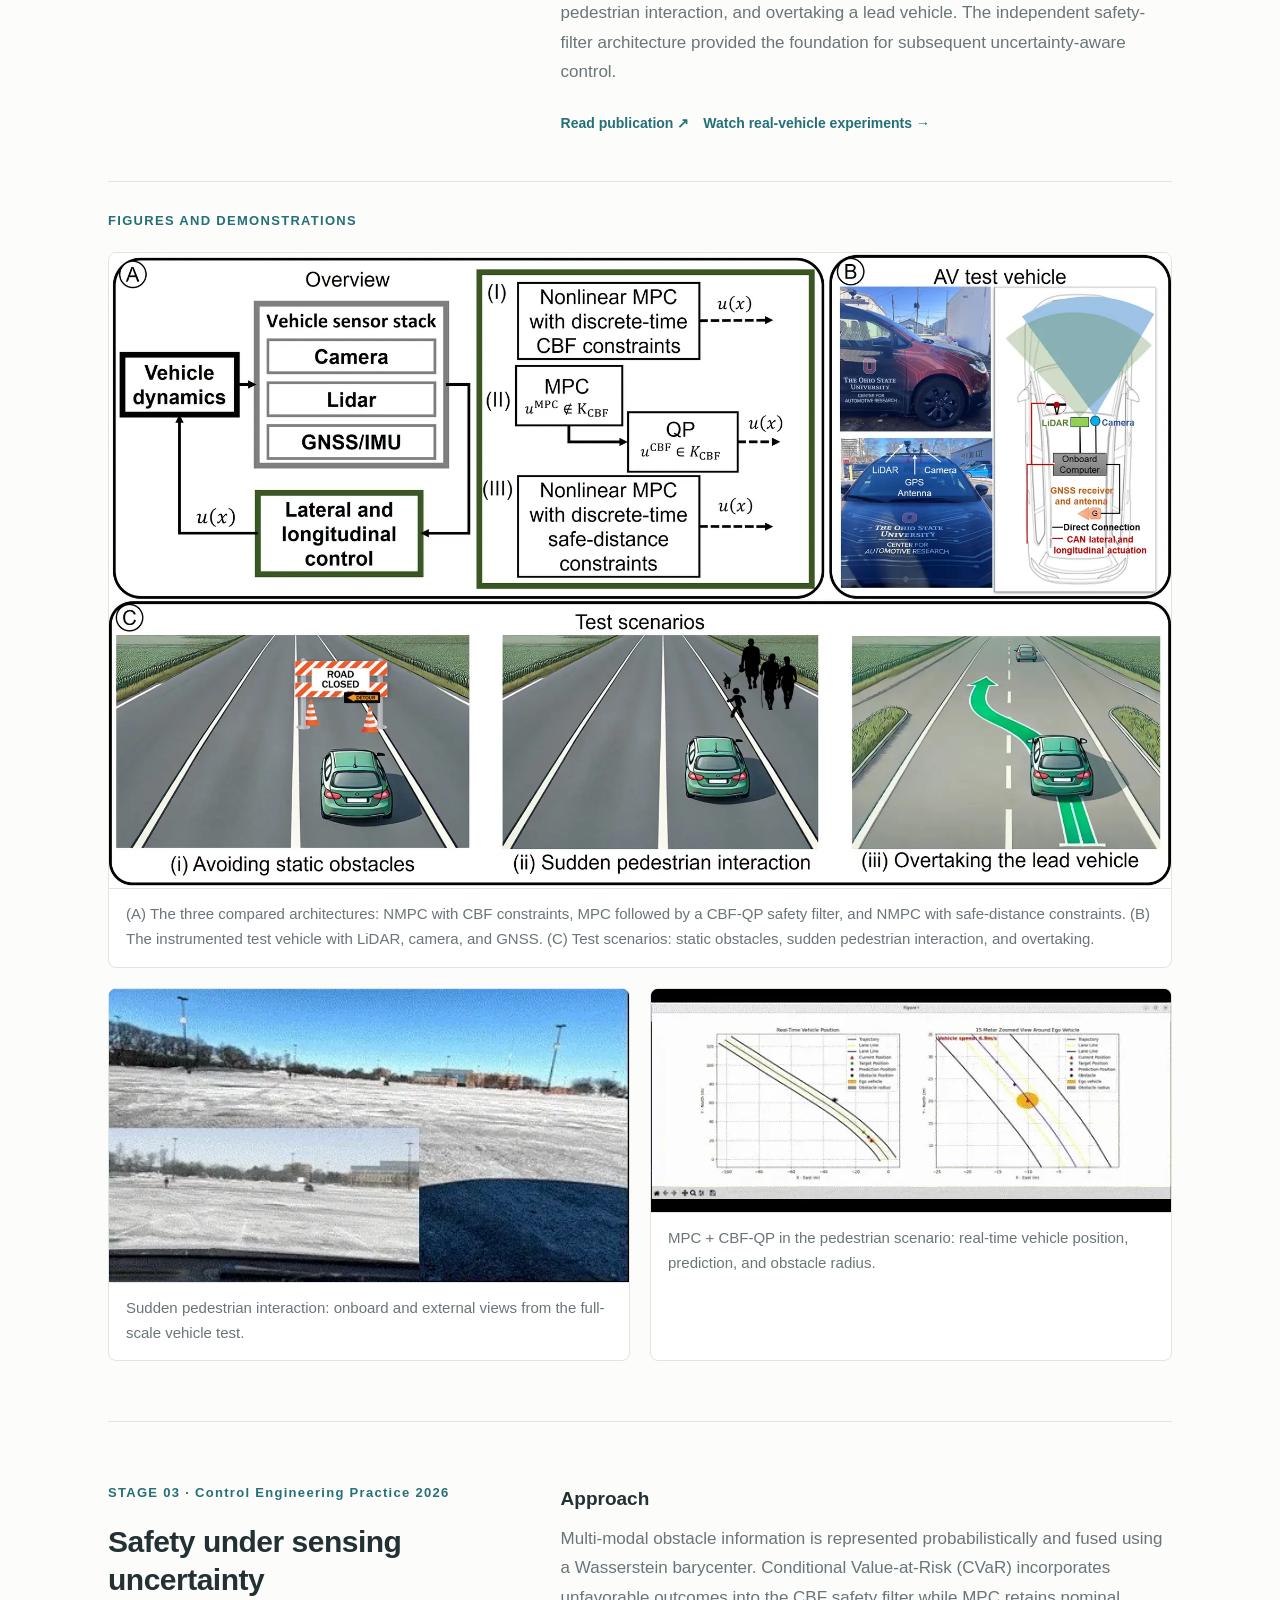
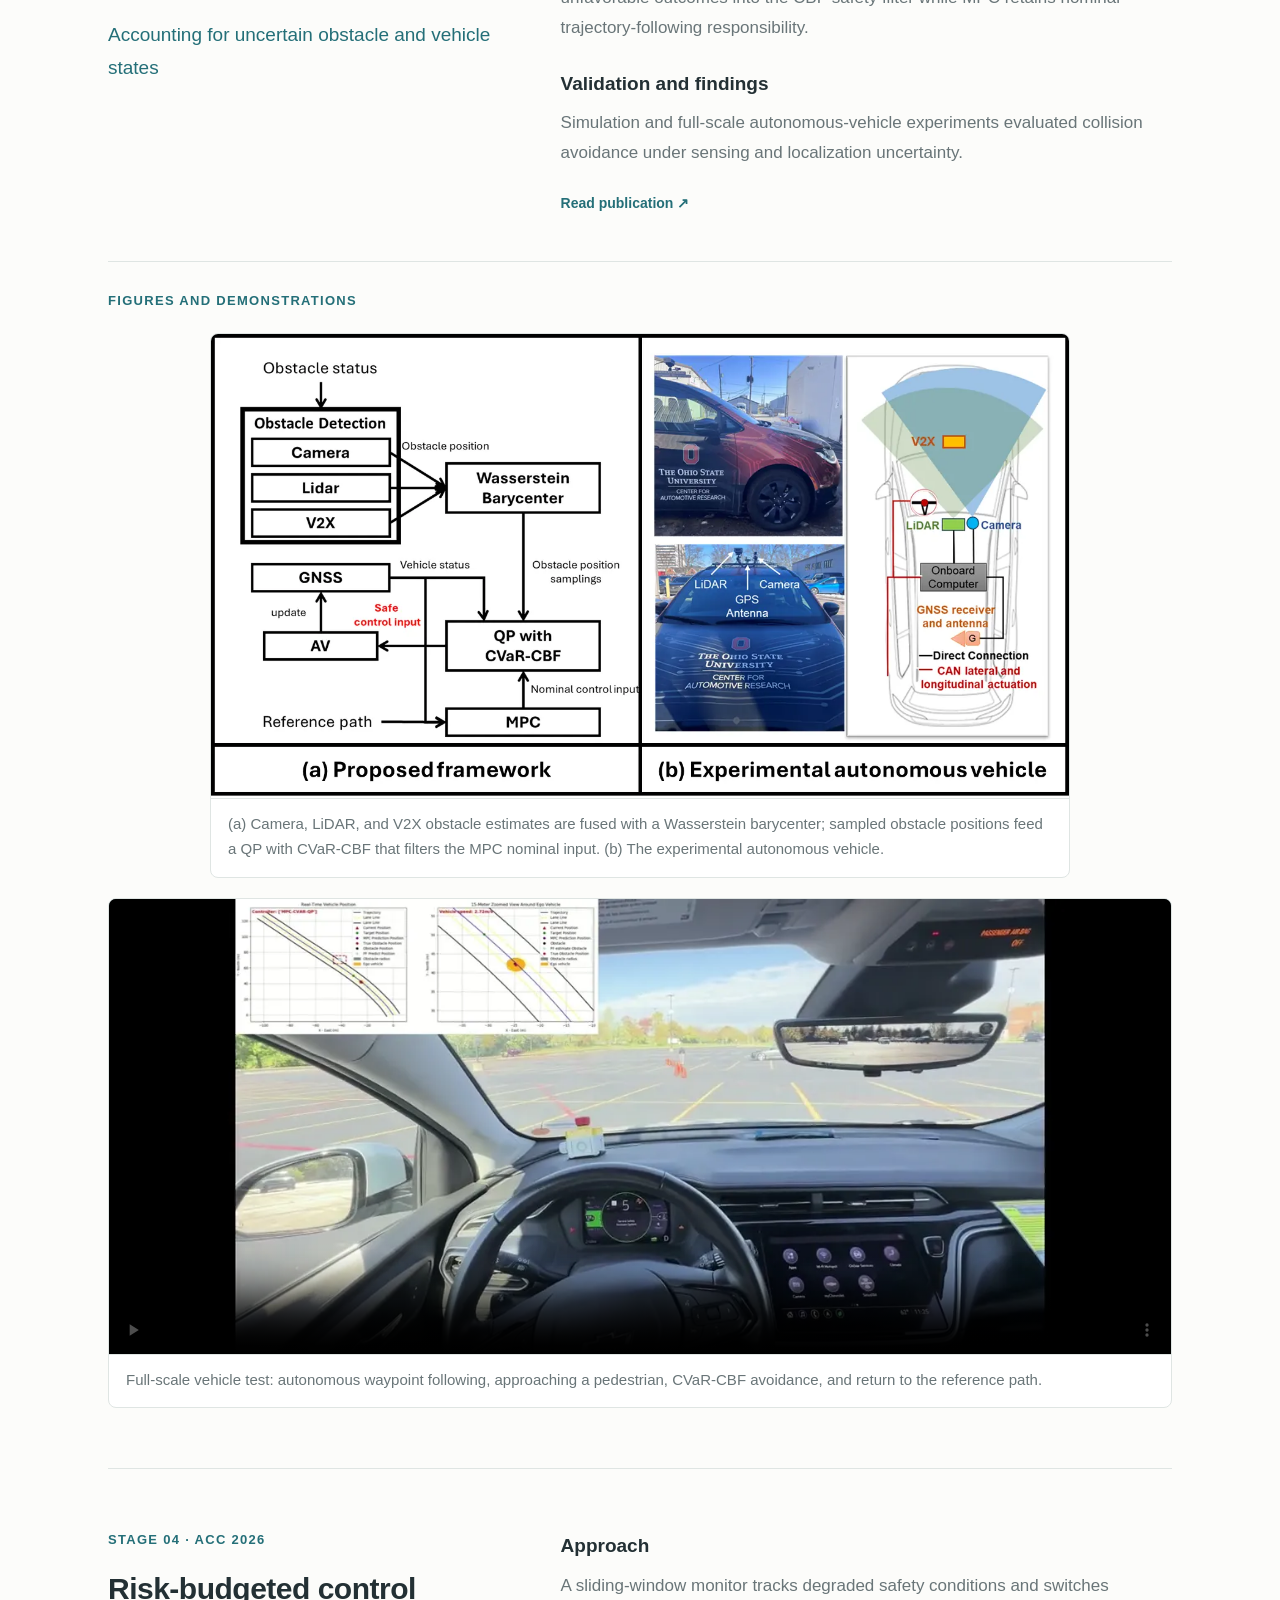
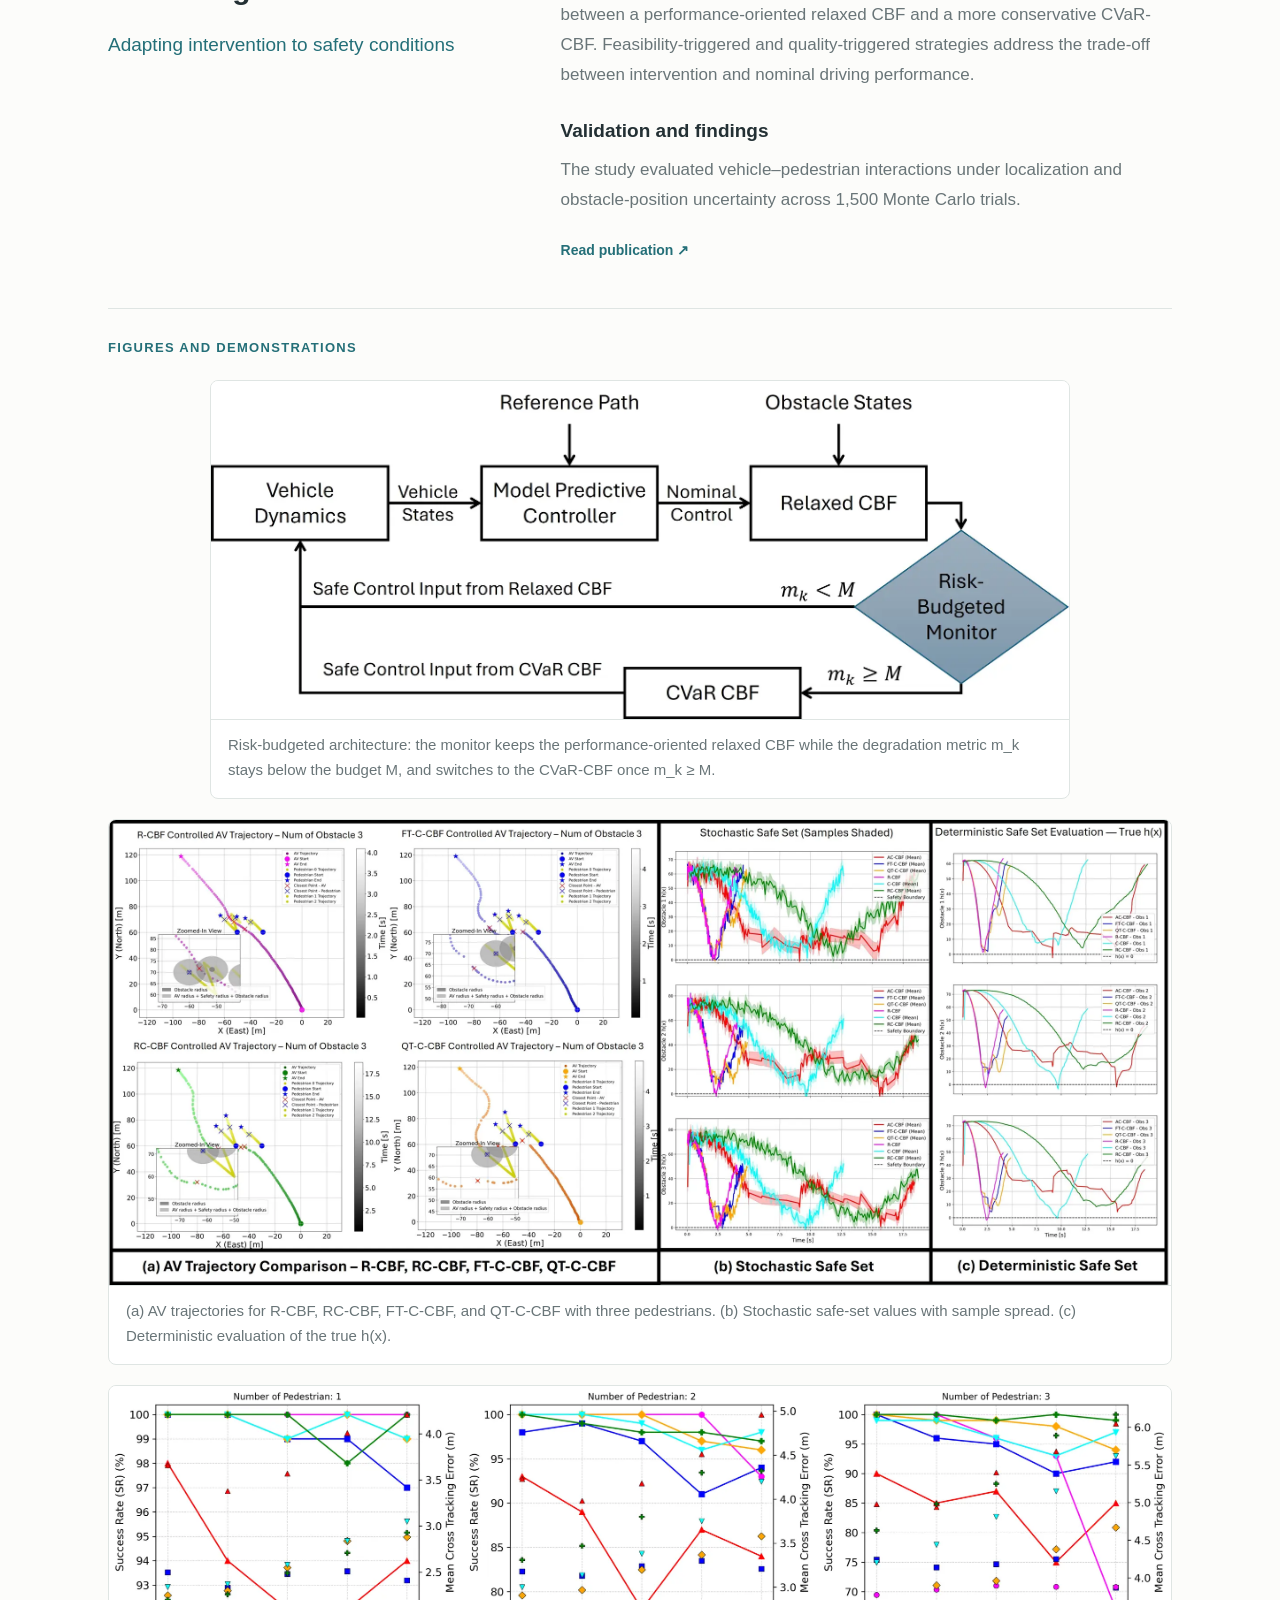
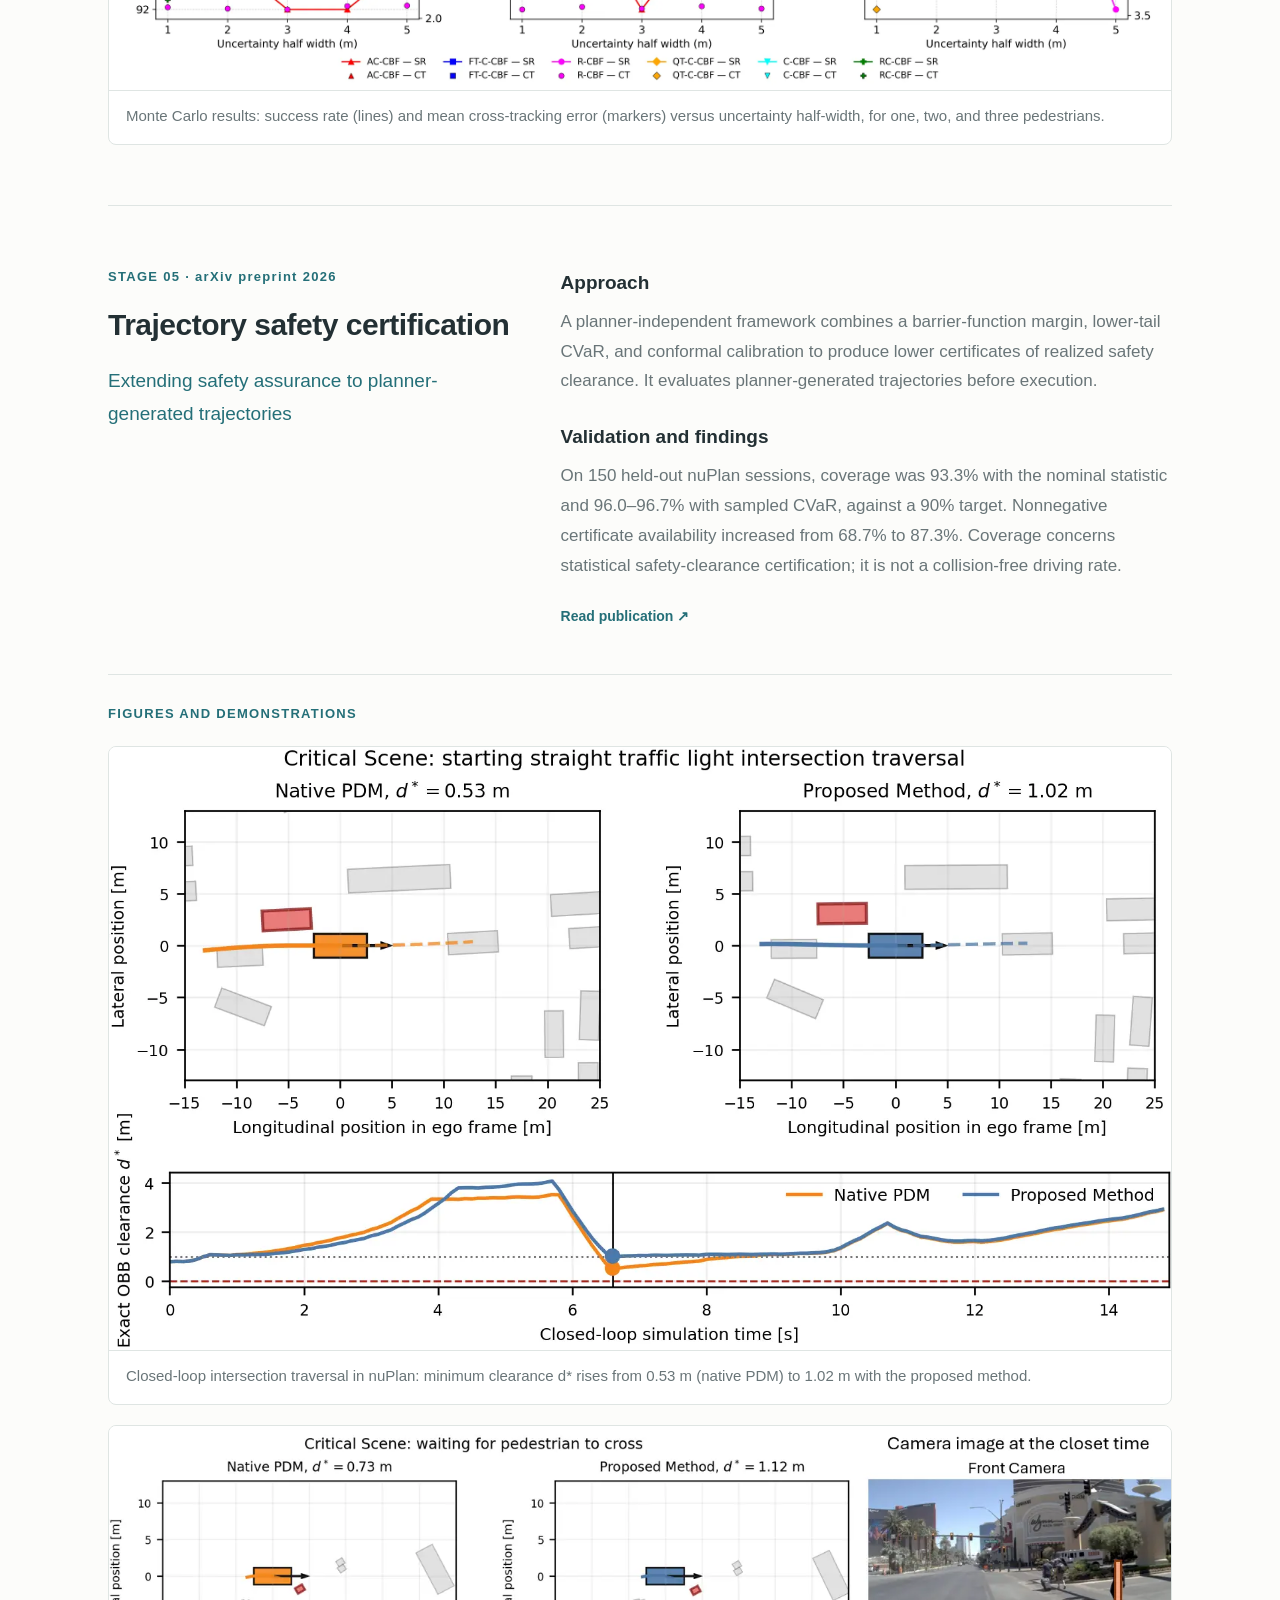
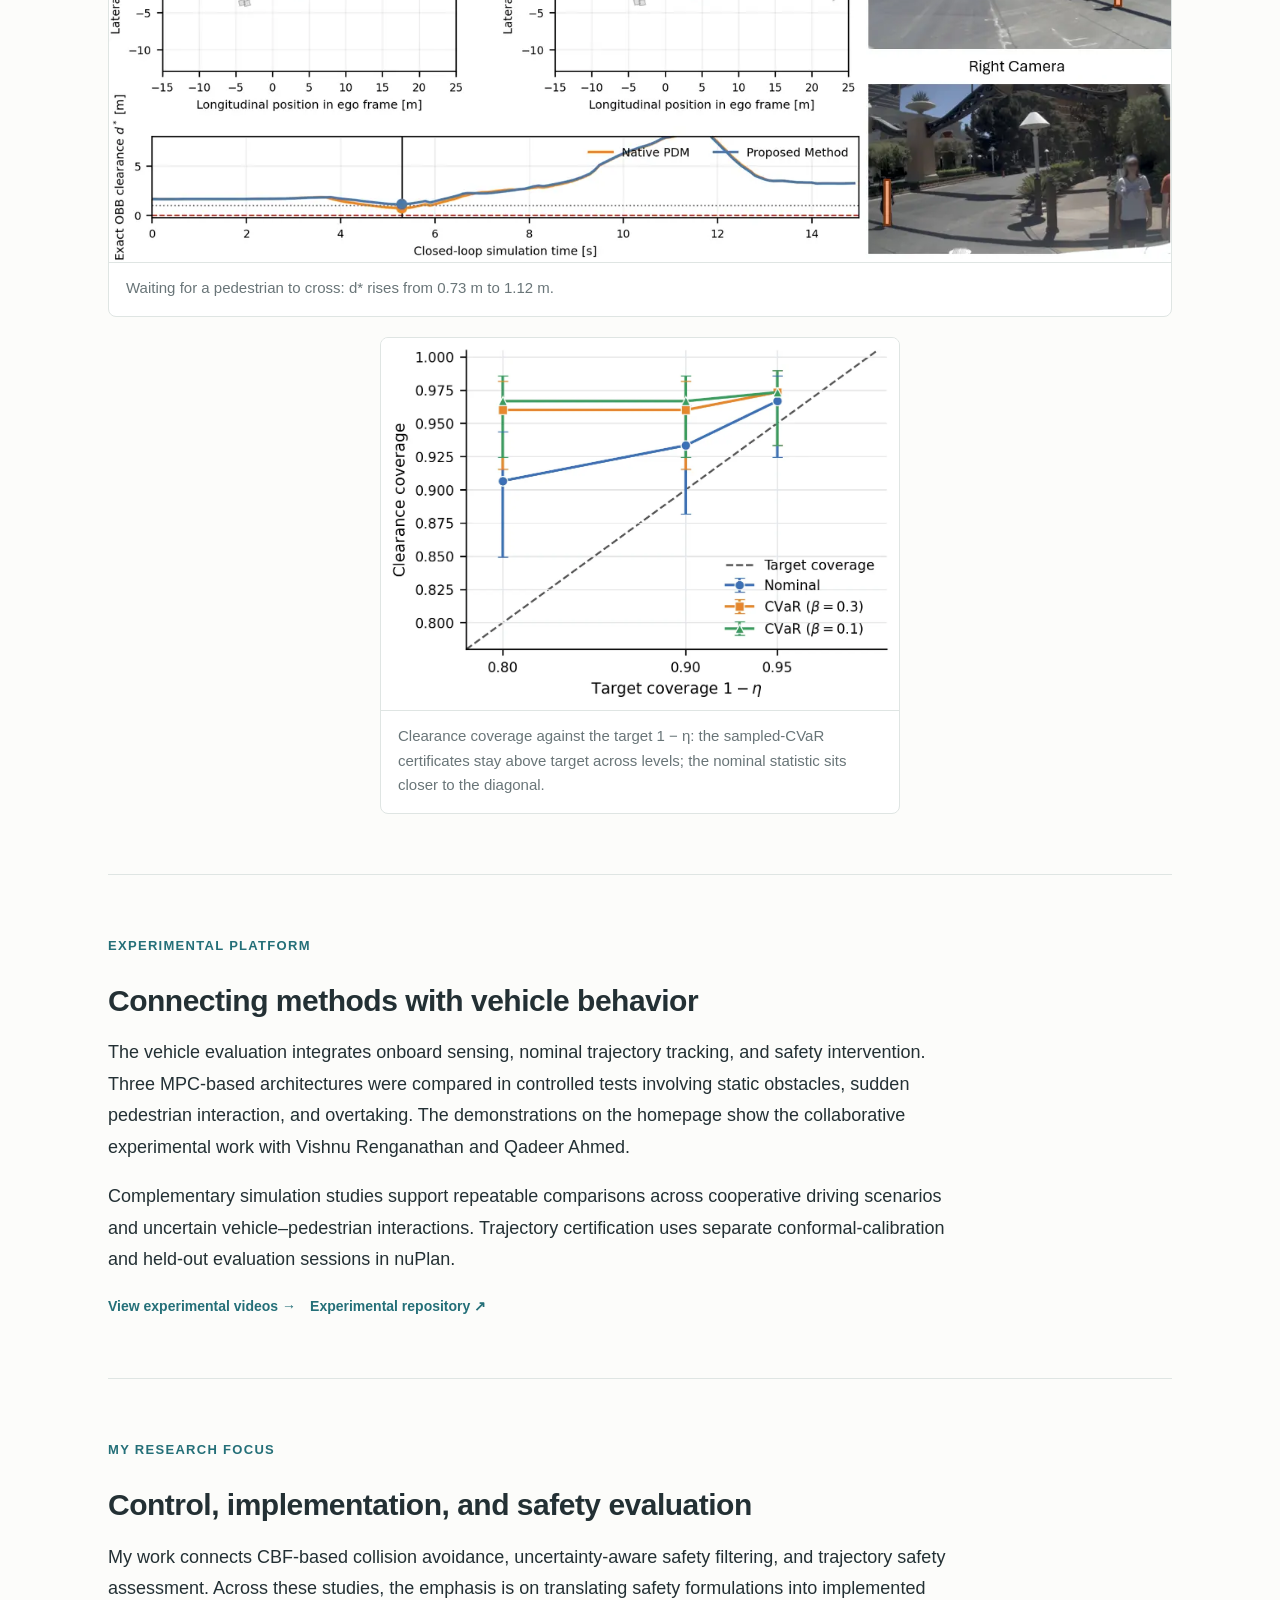
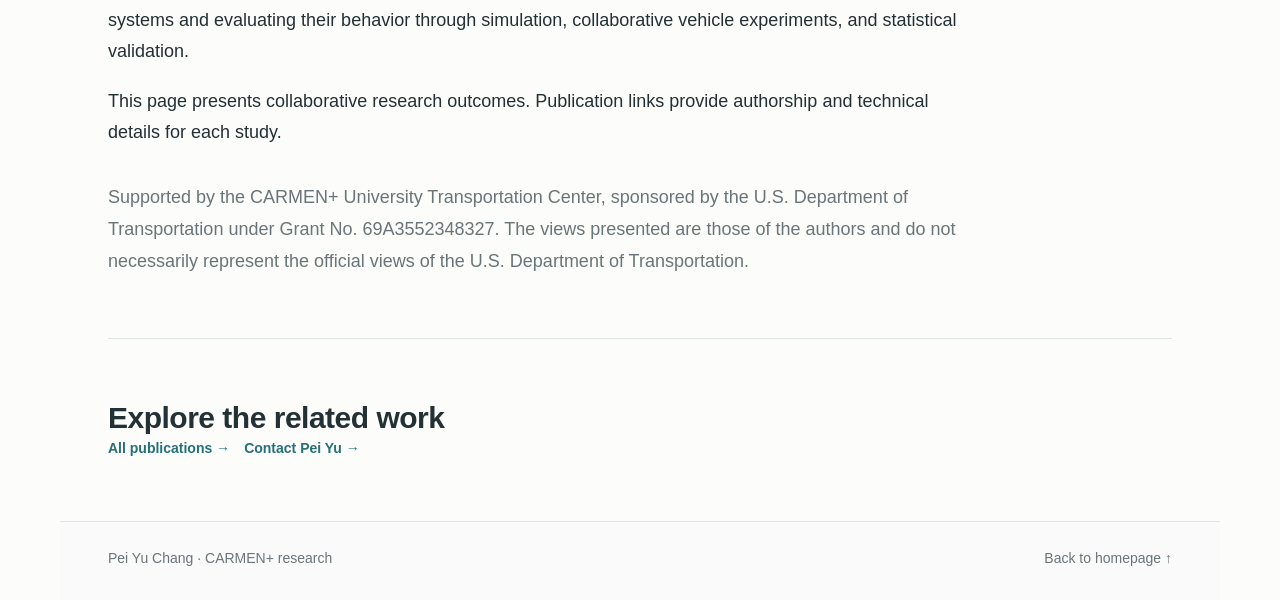
<file: carmen.html>
<!doctype html><html lang="en"><head><meta charset="utf-8"><meta name="viewport" content="width=device-width, initial-scale=1"><title>CARMEN+ Safety Research | Pei Yu Chang</title><meta name="description" content="CBF-based safety control, real-vehicle validation, risk-aware collision avoidance, and trajectory safety certification by Pei Yu Chang and collaborators."><link rel="stylesheet" href="style.css?v=20261120"><script async src="https://www.googletagmanager.com/gtag/js?id=G-Q72GWCVVLX"></script><script defer src="analytics.js"></script></head><body><a class="skip" href="#main">Skip to content</a><header><a class="brand" href="index.html"><b class="monogram">PC</b><span class="brandname">Pei Yu Chang<small>ROBOTICS · SAFETY · VERIFICATION & VALIDATION</small></span></a><nav aria-label="Main navigation"><a href="index.html">Home</a><a href="index.html#work">Research</a><a href="index.html#papers">Papers</a><a href="index.html#contact">Contact</a></nav></header><main id="main" class="research-detail"><section class="section"><a class="backlink" href="index.html#work">← Back to selected research</a><p class="eyebrow">CARMEN+ · U.S. DOT-FUNDED RESEARCH</p><h1>Safety-critical control and validation for autonomous vehicles</h1><p class="detail-lead">A continuous research effort built around Control Barrier Functions: from cooperative collision avoidance to real-vehicle safety filtering, uncertainty-aware intervention, and trajectory safety certification.</p><p>My research focuses on the safety-control and evaluation strand of the collaborative CARMEN+ project at Ohio State’s Center for Automotive Research / MSL. The broader project also investigates resilient vehicle localization in GPS-denied environments.</p><div class="carmenlinks"><a href="https://utc.engineering.osu.edu/" target="_blank" rel="noopener">Center website ↗</a><a href="https://github.com/OSU-CAR-MSL/CARMEN_Plus" target="_blank" rel="noopener">Lab repository ↗</a><a href="index.html#experiments">Vehicle experiments →</a></div></section><section class="section"><p class="eyebrow">RESEARCH PROGRESSION</p><h2>Five stages, one safety foundation</h2><ol class="stage-index"><li><a href="#cooperative"><span>01</span>Cooperative safety control</a></li><li><a href="#vehicle"><span>02</span>Real-vehicle implementation and evaluation</a></li><li><a href="#uncertainty"><span>03</span>Safety under sensing uncertainty</a></li><li><a href="#budget"><span>04</span>Risk-budgeted control</a></li><li><a href="#certification"><span>05</span>Trajectory safety certification</a></li></ol></section><section class="section research-stage" id="cooperative"><div><p class="eyebrow">STAGE 01 · ITSC 2024</p><h2>Cooperative safety control</h2><p class="stage-question">Enforcing safety during vehicle coordination</p></div><div><h3>Approach</h3><p>Cooperative objectives can still produce conflicting vehicle paths at intersections and highway ramps. A CBF-based safety filter modifies nominal cooperative commands when collision-avoidance intervention is needed.</p><h3>Validation and findings</h3><p>MATLAB simulations evaluated intersection and merging interactions, comparing cooperative control with and without the safety filter.</p><div class="carmenlinks"><a href="https://ieeexplore.ieee.org/document/10920020" target="_blank" rel="noopener">Read publication ↗</a></div></div><div class="stage-media"><p class="eyebrow">FIGURES AND DEMONSTRATIONS</p><figure class=""><a href="assets/carmen/s1-architecture.png" target="_blank" rel="noopener"><img style="max-width:100%;height:auto" src="assets/carmen/s1-architecture.png" alt="Block diagram of the leader-follower cooperative controller with a CBF-based QP safety filter" loading="lazy" decoding="async"></a><figcaption>Control architecture: the leader-follower cooperative controller produces nominal inputs, and a QP built on the safe-set function h(x) returns the closest safe control input for each vehicle.</figcaption></figure><div class="media-grid two"><figure class=""><a href="assets/carmen/s1-without-filter.webp" target="_blank" rel="noopener"><img style="max-width:100%;height:auto" src="assets/carmen/s1-without-filter.webp" alt="Vehicle trajectories under cooperative control without a safety filter, with conflict points marked" loading="lazy" decoding="async"></a><figcaption>Without the safety filter: cooperative commands drive vehicles into conflict points (×) during coordination.</figcaption></figure><figure class=""><a href="assets/carmen/s1-with-filter.webp" target="_blank" rel="noopener"><img style="max-width:100%;height:auto" src="assets/carmen/s1-with-filter.webp" alt="Vehicle trajectories under cooperative control with the CBF safety filter, without conflict points" loading="lazy" decoding="async"></a><figcaption>With the CBF safety filter: the same scenario completes without conflict points while the vehicles converge to formation.</figcaption></figure></div></div></section><section class="section research-stage" id="vehicle"><div><p class="eyebrow">STAGE 02 · NOLCOS 2025</p><h2>Real-vehicle implementation and evaluation</h2><p class="stage-question">Bringing safety constraints into the control loop</p></div><div><h3>Approach</h3><p>Three architectures were compared: MPC with distance constraints, MPC with embedded CBF constraints, and MPC followed by an independent CBF-QP safety filter. The comparison examined how safety enforcement affects obstacle avoidance and nominal trajectory tracking.</p><h3>Validation and findings</h3><p>Collaborative full-scale vehicle experiments covered static obstacles, sudden pedestrian interaction, and overtaking a lead vehicle. The independent safety-filter architecture provided the foundation for subsequent uncertainty-aware control.</p><div class="carmenlinks"><a href="https://www.sciencedirect.com/science/article/pii/S2405896325017422" target="_blank" rel="noopener">Read publication ↗</a><a href="index.html#experiments">Watch real-vehicle experiments →</a></div></div><div class="stage-media"><p class="eyebrow">FIGURES AND DEMONSTRATIONS</p><figure class=""><a href="assets/carmen/s2-overview.webp" target="_blank" rel="noopener"><img style="max-width:100%;height:auto" src="assets/carmen/s2-overview.webp" alt="Overview of the three MPC-based safety architectures, the instrumented test vehicle, and the three test scenarios" loading="lazy" decoding="async"></a><figcaption>(A) The three compared architectures: NMPC with CBF constraints, MPC followed by a CBF-QP safety filter, and NMPC with safe-distance constraints. (B) The instrumented test vehicle with LiDAR, camera, and GNSS. (C) Test scenarios: static obstacles, sudden pedestrian interaction, and overtaking.</figcaption></figure><div class="media-grid two"><figure class="videofig "><video style="max-width:100%;height:auto" autoplay muted loop playsinline preload="metadata" poster="assets/carmen/s2-pedestrian-onboard.webp" aria-label="Onboard footage of the sudden pedestrian interaction test"><source src="assets/carmen/s2-pedestrian-onboard.mp4" type="video/mp4">Your browser does not support embedded video.</video><figcaption>Sudden pedestrian interaction: onboard and external views from the full-scale vehicle test.</figcaption></figure><figure class="videofig "><video style="max-width:100%;height:auto" autoplay muted loop playsinline preload="metadata" poster="assets/carmen/s2-pedestrian-mpc-cbf-qp.webp" aria-label="Real-time vehicle position plot for the MPC with CBF-QP architecture"><source src="assets/carmen/s2-pedestrian-mpc-cbf-qp.mp4" type="video/mp4">Your browser does not support embedded video.</video><figcaption>MPC + CBF-QP in the pedestrian scenario: real-time vehicle position, prediction, and obstacle radius.</figcaption></figure></div></div></section><section class="section research-stage" id="uncertainty"><div><p class="eyebrow">STAGE 03 · Control Engineering Practice 2026</p><h2>Safety under sensing uncertainty</h2><p class="stage-question">Accounting for uncertain obstacle and vehicle states</p></div><div><h3>Approach</h3><p>Multi-modal obstacle information is represented probabilistically and fused using a Wasserstein barycenter. Conditional Value-at-Risk (CVaR) incorporates unfavorable outcomes into the CBF safety filter while MPC retains nominal trajectory-following responsibility.</p><h3>Validation and findings</h3><p>Simulation and full-scale autonomous-vehicle experiments evaluated collision avoidance under sensing and localization uncertainty.</p><div class="carmenlinks"><a href="https://www.sciencedirect.com/science/article/pii/S0967066126003576" target="_blank" rel="noopener">Read publication ↗</a></div></div><div class="stage-media"><p class="eyebrow">FIGURES AND DEMONSTRATIONS</p><figure class="medium"><a href="assets/carmen/s3-framework.webp" target="_blank" rel="noopener"><img style="max-width:100%;height:auto" src="assets/carmen/s3-framework.webp" alt="Proposed CVaR-CBF framework with Wasserstein barycenter fusion and the experimental autonomous vehicle" loading="lazy" decoding="async"></a><figcaption>(a) Camera, LiDAR, and V2X obstacle estimates are fused with a Wasserstein barycenter; sampled obstacle positions feed a QP with CVaR-CBF that filters the MPC nominal input. (b) The experimental autonomous vehicle.</figcaption></figure><figure class="videofig "><video style="max-width:100%;height:auto" controls muted playsinline preload="metadata" poster="assets/carmen/s3-cvar-vehicle-test.webp" aria-label="Full-scale vehicle test of the CVaR-CBF safety filter avoiding a pedestrian"><source src="assets/carmen/s3-cvar-vehicle-test.mp4" type="video/mp4">Your browser does not support embedded video.</video><figcaption>Full-scale vehicle test: autonomous waypoint following, approaching a pedestrian, CVaR-CBF avoidance, and return to the reference path.</figcaption></figure></div></section><section class="section research-stage" id="budget"><div><p class="eyebrow">STAGE 04 · ACC 2026</p><h2>Risk-budgeted control</h2><p class="stage-question">Adapting intervention to safety conditions</p></div><div><h3>Approach</h3><p>A sliding-window monitor tracks degraded safety conditions and switches between a performance-oriented relaxed CBF and a more conservative CVaR-CBF. Feasibility-triggered and quality-triggered strategies address the trade-off between intervention and nominal driving performance.</p><h3>Validation and findings</h3><p>The study evaluated vehicle–pedestrian interactions under localization and obstacle-position uncertainty across 1,500 Monte Carlo trials.</p><div class="carmenlinks"><a href="https://ieeexplore.ieee.org/abstract/document/11615901" target="_blank" rel="noopener">Read publication ↗</a></div></div><div class="stage-media"><p class="eyebrow">FIGURES AND DEMONSTRATIONS</p><figure class="medium"><a href="assets/carmen/s4-architecture.webp" target="_blank" rel="noopener"><img style="max-width:100%;height:auto" src="assets/carmen/s4-architecture.webp" alt="Risk-budgeted monitor switching between a relaxed CBF and a CVaR CBF" loading="lazy" decoding="async"></a><figcaption>Risk-budgeted architecture: the monitor keeps the performance-oriented relaxed CBF while the degradation metric m_k stays below the budget M, and switches to the CVaR-CBF once m_k ≥ M.</figcaption></figure><figure class=""><a href="assets/carmen/s4-trajectories.webp" target="_blank" rel="noopener"><img style="max-width:100%;height:auto" src="assets/carmen/s4-trajectories.webp" alt="Trajectory comparison and stochastic and deterministic safe-set evaluation for four CBF variants with three pedestrians" loading="lazy" decoding="async"></a><figcaption>(a) AV trajectories for R-CBF, RC-CBF, FT-C-CBF, and QT-C-CBF with three pedestrians. (b) Stochastic safe-set values with sample spread. (c) Deterministic evaluation of the true h(x).</figcaption></figure><figure class=""><a href="assets/carmen/s4-success-tracking.webp" target="_blank" rel="noopener"><img style="max-width:100%;height:auto" src="assets/carmen/s4-success-tracking.webp" alt="Success rate and mean cross-tracking error versus uncertainty half-width for one to three pedestrians" loading="lazy" decoding="async"></a><figcaption>Monte Carlo results: success rate (lines) and mean cross-tracking error (markers) versus uncertainty half-width, for one, two, and three pedestrians.</figcaption></figure></div></section><section class="section research-stage" id="certification"><div><p class="eyebrow">STAGE 05 · arXiv preprint 2026</p><h2>Trajectory safety certification</h2><p class="stage-question">Extending safety assurance to planner-generated trajectories</p></div><div><h3>Approach</h3><p>A planner-independent framework combines a barrier-function margin, lower-tail CVaR, and conformal calibration to produce lower certificates of realized safety clearance. It evaluates planner-generated trajectories before execution.</p><h3>Validation and findings</h3><p>On 150 held-out nuPlan sessions, coverage was 93.3% with the nominal statistic and 96.0–96.7% with sampled CVaR, against a 90% target. Nonnegative certificate availability increased from 68.7% to 87.3%. Coverage concerns statistical safety-clearance certification; it is not a collision-free driving rate.</p><div class="carmenlinks"><a href="https://arxiv.org/abs/2608.26533" target="_blank" rel="noopener">Read publication ↗</a></div></div><div class="stage-media"><p class="eyebrow">FIGURES AND DEMONSTRATIONS</p><figure class=""><a href="assets/carmen/s5-intersection.webp" target="_blank" rel="noopener"><img style="max-width:100%;height:auto" src="assets/carmen/s5-intersection.webp" alt="Closed-loop nuPlan intersection scene comparing native PDM and the proposed method" loading="lazy" decoding="async"></a><figcaption>Closed-loop intersection traversal in nuPlan: minimum clearance d* rises from 0.53 m (native PDM) to 1.02 m with the proposed method.</figcaption></figure><figure class=""><a href="assets/carmen/s5-pedestrian.webp" target="_blank" rel="noopener"><img style="max-width:100%;height:auto" src="assets/carmen/s5-pedestrian.webp" alt="Closed-loop nuPlan scene waiting for a pedestrian to cross, comparing native PDM and the proposed method" loading="lazy" decoding="async"></a><figcaption>Waiting for a pedestrian to cross: d* rises from 0.73 m to 1.12 m.</figcaption></figure><figure class="narrow"><a href="assets/carmen/s5-coverage.webp" target="_blank" rel="noopener"><img style="max-width:100%;height:auto" src="assets/carmen/s5-coverage.webp" alt="Clearance coverage versus target coverage for nominal and CVaR statistics" loading="lazy" decoding="async"></a><figcaption>Clearance coverage against the target 1 − η: the sampled-CVaR certificates stay above target across levels; the nominal statistic sits closer to the diagonal.</figcaption></figure></div></section><section class="section"><p class="eyebrow">EXPERIMENTAL PLATFORM</p><h2>Connecting methods with vehicle behavior</h2><p>The vehicle evaluation integrates onboard sensing, nominal trajectory tracking, and safety intervention. Three MPC-based architectures were compared in controlled tests involving static obstacles, sudden pedestrian interaction, and overtaking. The demonstrations on the homepage show the collaborative experimental work with Vishnu Renganathan and Qadeer Ahmed.</p><p>Complementary simulation studies support repeatable comparisons across cooperative driving scenarios and uncertain vehicle–pedestrian interactions. Trajectory certification uses separate conformal-calibration and held-out evaluation sessions in nuPlan.</p><div class="carmenlinks"><a href="index.html#experiments">View experimental videos →</a><a href="https://github.com/OSU-CAR-MSL/NMPC-CBF-AV" target="_blank" rel="noopener">Experimental repository ↗</a></div></section><section class="section"><p class="eyebrow">MY RESEARCH FOCUS</p><h2>Control, implementation, and safety evaluation</h2><p>My work connects CBF-based collision avoidance, uncertainty-aware safety filtering, and trajectory safety assessment. Across these studies, the emphasis is on translating safety formulations into implemented systems and evaluating their behavior through simulation, collaborative vehicle experiments, and statistical validation.</p><p>This page presents collaborative research outcomes. Publication links provide authorship and technical details for each study.</p><p class="fundingnote">Supported by the CARMEN+ University Transportation Center, sponsored by the U.S. Department of Transportation under Grant No. 69A3552348327. The views presented are those of the authors and do not necessarily represent the official views of the U.S. Department of Transportation.</p></section><section class="contact"><h2>Explore the related work</h2><div class="carmenlinks"><a href="index.html#papers">All publications →</a><a href="index.html#contact">Contact Pei Yu →</a></div></section></main><footer><span>Pei Yu Chang · CARMEN+ research</span><a href="index.html">Back to homepage ↑</a></footer></body></html>
</file>
<file: style.css>
:root{--ink:#172526;--muted:#5b6667;--line:#dce2df;--accent:#155eae;--paper:#fafbf9}*{box-sizing:border-box}html{scroll-behavior:smooth;scroll-padding-top:30px}body{margin:0;color:var(--ink);background:var(--paper);font-family:Arial,Helvetica,sans-serif;line-height:1.65}a{color:inherit;text-decoration:none}a:hover{color:var(--accent)}a:focus-visible{outline:3px solid var(--accent);outline-offset:5px}.skip{position:absolute;left:20px;top:-100px;background:white;padding:10px}.skip:focus{top:10px;z-index:10}header,main,footer{max-width:1120px;margin:auto;padding-left:48px;padding-right:48px}header{display:flex;align-items:center;justify-content:space-between;padding-top:32px;padding-bottom:28px;border-bottom:1px solid var(--line);gap:24px}.brand{font-weight:700;font-size:19px;letter-spacing:-.5px}.brand span{display:block;font-size:11px;font-weight:400;color:var(--muted);letter-spacing:.3px}nav{display:flex;gap:28px;font-size:13px}.hero{padding-top:88px}.eyebrow{font-size:11px;letter-spacing:1.7px;font-weight:700;color:var(--accent);margin:0 0 24px}h1{font-size:clamp(44px,6.6vw,76px);line-height:1.06;letter-spacing:-3.5px;font-weight:500;margin:0 0 28px}.intro{max-width:590px;font-size:18px;color:var(--muted);line-height:1.8;margin:0}.actions{display:flex;align-items:center;gap:28px;margin:30px 0 24px;font-size:14px}.button{background:var(--ink);color:white;padding:13px 20px;display:flex;gap:36px;border-radius:3px}.button:hover{background:var(--accent);color:white}.textlink{border-bottom:1px solid var(--line)}.availability{font-size:12px;color:var(--muted);line-height:1.8}.focus{display:grid;grid-template-columns:repeat(3,1fr);gap:30px;margin-top:66px;padding:26px 0;border-top:1px solid var(--line);border-bottom:1px solid var(--line)}.focus span{font-size:10px;letter-spacing:1.3px;color:var(--muted)}.focus p{font-size:14px;line-height:1.6;margin:10px 0 0}.section{padding:80px 0;border-bottom:1px solid var(--line)}.sectionhead{margin-bottom:35px}.sectionhead .eyebrow{margin-bottom:15px}h2{font-size:34px;line-height:1.25;letter-spacing:-1.1px;font-weight:500;margin:0}.sectionhead>p:last-child:not(.eyebrow){font-size:14px;color:var(--muted);max-width:490px}.row{display:grid;grid-template-columns:160px 1fr 150px;gap:25px;padding:28px 0;border-top:1px solid var(--line)}.date{font-size:12px;color:var(--muted);margin:3px 0}.row h3{font-size:18px;line-height:1.4;letter-spacing:-.3px;margin:0}.role{font-size:13px;color:var(--accent);margin:5px 0 12px}.row div>p:last-child{font-size:14px;color:var(--muted);margin:0;max-width:510px}.tag{font-size:11px;color:var(--muted);text-align:right;margin-top:5px}.projects{display:grid;grid-template-columns:1fr 1fr;column-gap:48px;row-gap:38px}.projects article{border-top:2px solid var(--ink);padding-top:23px}.projectlabel{font-size:10px;letter-spacing:1.3px;color:var(--muted);margin:0 0 16px}.projects h3{font-size:26px;letter-spacing:-.8px;font-weight:500;line-height:1.25;margin:0 0 15px}.projects article>p:not(.projectlabel){font-size:14px;color:var(--muted);max-width:410px}.projects .methods{font-size:11px!important;margin:20px 0}.projects a{display:flex;justify-content:space-between;font-size:13px;padding:12px 0;border-top:1px solid var(--line);color:var(--accent)}.skills{display:grid;grid-template-columns:185px 1fr;gap:0}.skills h2{font-size:26px}dl{margin:25px 0 0}dl div{display:grid;grid-template-columns:180px 1fr;padding:13px 0;border-top:1px solid var(--line);font-size:13px}dt{color:var(--muted)}dd{margin:0}.contact{padding:75px 0 80px}.contact h2{font-size:36px}.contact>p:not(.eyebrow){color:var(--muted);font-size:14px;max-width:510px}.email{display:inline-block;color:var(--accent);font-size:20px;letter-spacing:-.4px;margin-top:16px;border-bottom:1px solid var(--line)}footer{display:flex;justify-content:space-between;font-size:11px;color:var(--muted);border-top:1px solid var(--line);padding-top:24px;padding-bottom:30px}footer div{display:flex;gap:22px}@media(max-width:760px){header,main,footer{padding-left:24px;padding-right:24px}header{align-items:flex-start;flex-direction:column;gap:18px}nav{gap:24px}.hero{padding-top:55px}h1{letter-spacing:-2px}.intro{font-size:16px}.focus{grid-template-columns:1fr;gap:22px;margin-top:40px}.focus p br{display:none}.section{padding:52px 0}h2{font-size:29px}.row{grid-template-columns:1fr;gap:8px}.tag{display:none}.projects{grid-template-columns:1fr;gap:32px}.skills{grid-template-columns:1fr}.skills .eyebrow{margin-bottom:15px}dl div{grid-template-columns:1fr;gap:4px}.contact{padding:52px 0}.contact h2{font-size:30px}.email{font-size:18px}footer{flex-direction:column;gap:14px}}@media(prefers-reduced-motion:reduce){html{scroll-behavior:auto}}
/* Personal academic portfolio direction */
:root{--ink:#252525;--muted:#707476;--line:#e2e3e5;--accent:#bb0033;--paper:#fff}header,main,footer{max-width:1160px}.university{background:#500012;color:#f0dfe4;font-size:11px}.university>div{max-width:1160px;padding:8px 48px;margin:auto}.university span{float:right}header{padding-top:17px;padding-bottom:17px}.brand{display:flex;align-items:center;gap:12px}.monogram{display:grid;place-items:center;width:39px;height:39px;background:var(--accent);color:white;font:700 19px Georgia,serif;border-radius:7px}.brandname{font:700 18px Georgia,serif}.brandname small{display:block;margin-top:5px;font:10px Arial,sans-serif;letter-spacing:1px;color:var(--muted)}nav{font-weight:600;gap:27px}.active{color:var(--accent);position:relative}.active:after{content:'';height:3px;background:var(--accent);position:absolute;bottom:-19px;left:0;right:0}.hero{position:relative;padding:70px 0 64px}.hero:before{content:'';position:absolute;z-index:-1;top:0;bottom:0;left:calc((1064px - 100vw)/2);right:calc((1064px - 100vw)/2);background:radial-gradient(ellipse at 85% 15%,#f4e9ed 0,transparent 45%),linear-gradient(#f5f6f8,#fff)}.herogrid{display:grid;grid-template-columns:1fr 280px;gap:80px;align-items:center}.hero .eyebrow{background:#f3e5e9;border-radius:24px;display:inline-block;padding:7px 12px;font-size:10px;letter-spacing:1.2px;margin-bottom:22px}h1{font:700 clamp(40px,5vw,54px)/1.15 Georgia,'Times New Roman',serif;letter-spacing:-1.5px;margin-bottom:12px}.position{font-size:17px;font-weight:600;margin:0 0 8px}.affiliation{font-size:13px;color:var(--muted);margin:0 0 22px}.affiliation a{color:var(--accent)}.intro{font-size:16px;line-height:1.85;max-width:520px}.actions{gap:12px;margin-top:28px;flex-wrap:wrap;font-size:12px;font-weight:600}.button{background:var(--accent);border-radius:6px;padding:12px 18px}.button:hover{background:#8d0026}.outline{border:1px solid #d7d9dc;background:#fff;border-radius:6px;padding:11px 18px}.social{display:flex;flex-wrap:wrap;gap:16px;font-size:11px;color:#60666a;font-weight:600}.availability{font-size:11px;margin-top:17px}.portrait{height:330px;border-radius:18px;border:1px solid #e0d9dc;background:linear-gradient(145deg,#eee8eb,#f7f5f6);box-shadow:0 14px 32px #25252512;display:flex;align-items:center;justify-content:center;flex-direction:column}.portrait>span{font:normal 85px Georgia,serif;color:#a08a94;letter-spacing:-6px}.portrait>small{font:12px Arial,sans-serif;color:#79666e;margin-top:12px}.section{padding:60px 0}.sectionhead .eyebrow{font-size:10px;margin-bottom:12px}h2{font:700 30px/1.25 Georgia,serif;letter-spacing:-.5px}.sectionhead{margin-bottom:27px}.row{grid-template-columns:150px 1fr 140px}.row h3{font-size:17px}.date{color:var(--accent);font-weight:600}.projects{column-gap:24px;row-gap:20px}.projects article{border:1px solid var(--line);border-radius:9px;padding:24px;background:#fff}.projects h3{font:700 23px/1.3 Georgia,serif;letter-spacing:-.4px}.projectlabel{color:var(--accent);font-weight:700}.projects h3 br{display:none}.skills h2{font-family:Georgia,serif}.contact h2{font-family:Georgia,serif;font-size:32px}.contact{padding:60px 0}.email{font-size:18px}footer{background:#fafafa}@media(max-width:760px){.university>div{padding:8px 24px}.university span{display:none}header{gap:20px}nav{font-size:12px;gap:20px;flex-wrap:wrap}.active:after{bottom:-7px}.herogrid{grid-template-columns:1fr;gap:30px}.portrait{width:180px;height:210px;grid-row:2}.portrait>span{font-size:64px}.hero{padding-top:42px}.hero:before{left:-24px;right:-24px}.row{grid-template-columns:1fr}.section{padding:44px 0}.brandname small{font-size:9px}.social{gap:12px}.projects{grid-template-columns:1fr}.contact h2{font-size:28px}}
/* Original, experiment-first direction */
:root{--ink:#233034;--muted:#697578;--accent:#246f78;--paper:#fcfcfa;--line:#dfe5e3}.university{display:none}.brandname{font:700 18px Arial,Helvetica,sans-serif}.monogram{background:#e2eeec;color:var(--accent);font:700 15px Arial,sans-serif;border-radius:50%}.brandname small{letter-spacing:.8px}h1{font-family:Arial,Helvetica,sans-serif;font-weight:650;font-size:clamp(42px,6vw,66px);letter-spacing:-2.5px}h2,.projects h3,.skills h2,.contact h2{font-family:Arial,Helvetica,sans-serif;font-weight:600}.hero{padding:55px 0 36px}.hero:before{display:none}.herogrid{display:block}.herogrid>div{max-width:850px}.hero .eyebrow{background:none;padding:0;margin-bottom:18px;letter-spacing:1.7px}.intro{max-width:670px}.affiliation{margin-bottom:18px}.position{font-weight:500}.actions{margin-top:24px;margin-bottom:20px}.button{background:var(--accent)}.button:hover{background:#1b535b}.outline{background:transparent}.availability{margin-bottom:0}.portrait{display:none}.experiments{padding-top:30px}.experimenthead{display:flex;justify-content:space-between;align-items:end;gap:35px;margin-bottom:25px}.experimenthead .eyebrow{margin-bottom:12px}.experimenthead h2{font-size:28px;max-width:500px}.experimenthead>p{font-size:13px;color:var(--muted);max-width:320px;margin:0}.videogrid{display:grid;grid-template-columns:repeat(3,minmax(0,1fr));gap:20px}.experiment{overflow:hidden;border:1px solid var(--line);border-radius:8px;background:white}.videoframe{aspect-ratio:16/10;background:#172b30;display:flex;align-items:center}.videoframe video{display:block;width:100%;height:100%;object-fit:contain}.videocopy{padding:18px}.scenario{color:var(--accent)!important;font-size:9px!important;letter-spacing:1.3px;font-weight:700;margin:0 0 8px!important}.videocopy h3{font-size:17px;font-weight:600;line-height:1.4;margin:0 0 10px;min-height:48px}.videocopy>p{font-size:12px;line-height:1.7;color:var(--muted);margin:0 0 16px}.videolinks{display:flex;flex-wrap:wrap;gap:12px;font-size:11px;color:var(--accent);font-weight:600}.collaboration{font-size:12px;color:var(--muted);margin:19px 0 4px}.videonote{font-size:10px;color:var(--muted);margin:0}.projects article{background:transparent}.contact h2{font-size:30px}.active:after{background:var(--accent)}@media(max-width:760px){.videogrid{grid-template-columns:1fr}.experimenthead{display:block}.experimenthead>p{margin-top:14px;max-width:none}.videocopy h3{min-height:0}.hero{padding-top:40px}.experiments{padding-top:20px}.experimenthead h2{font-size:25px}.herogrid{display:block}.videoframe{aspect-ratio:16/9}}
.papershead{display:flex;align-items:center;justify-content:space-between;gap:20px;margin-bottom:28px}.papershead .eyebrow{margin-bottom:12px}.scholarlink{font-size:12px;color:var(--accent);border-bottom:1px solid var(--line);padding-bottom:3px}.paper{display:grid;grid-template-columns:70px 1fr;gap:25px;padding:25px 0;border-top:1px solid var(--line)}.paperyear{color:var(--accent);font-size:12px;font-weight:600;margin:4px 0}.paper h3{font-size:17px;line-height:1.55;font-weight:600;margin:0 0 10px;max-width:830px}.authors{font-size:12px;color:var(--muted);margin:0 0 5px}.authors strong{color:var(--ink);font-weight:600}.venue{font-size:12px;color:var(--muted);font-style:italic;margin:0 0 13px}.paperlinks{display:flex;gap:18px;flex-wrap:wrap;font-size:11px;font-weight:600;color:var(--accent)}@media(max-width:760px){.paper{grid-template-columns:1fr;gap:8px}.paper h3{font-size:16px}.papershead{align-items:end}.scholarlink{font-size:11px;white-space:nowrap}}
.carmenintro{display:grid;grid-template-columns:1fr 1.4fr;gap:50px;margin-bottom:35px}.carmenintro .eyebrow{margin-bottom:12px}.carmenintro h2{font-size:42px;letter-spacing:-1.5px}.funding{font-size:12px;color:var(--accent);margin:13px 0 0}.carmensummary{font-size:14px;color:var(--muted);margin:0 0 20px;line-height:1.85}.carmenlinks{display:flex;gap:14px;flex-wrap:wrap;color:var(--accent);font-size:11px;font-weight:600}.researchslots{display:grid;grid-template-columns:1fr 1fr;gap:32px 24px}.researchslot{min-width:0}.researchslot:first-child{grid-column:1/-1}.slotheading span{font-size:9px;letter-spacing:1.4px;color:var(--accent);font-weight:600}.slotheading h3{font-size:18px;font-weight:600;margin:7px 0 17px}.placeholder{aspect-ratio:16/9;border:1px dashed #b7c7c6;border-radius:7px;background:#edf2f0;display:flex;flex-direction:column;align-items:center;justify-content:center;gap:7px;padding:20px;text-align:center;color:#687c7d}.placeholder.wide{aspect-ratio:3.3}.placeholder span{font-size:15px;font-weight:500}.placeholder small{font-size:11px;color:#6e8080}.pending{font-size:11px;color:var(--muted);margin:11px 0 0}.researchslot:last-child{grid-column:1/-1;border-top:1px solid var(--line);padding-top:23px}.contributionsplaceholder{display:grid;grid-template-columns:repeat(3,1fr);gap:15px}.contributionsplaceholder p{margin:0;padding:23px 18px;border:1px dashed #b7c7c6;background:#f3f6f4;border-radius:5px;color:#6e8080;font-size:12px}.fundingnote{font-size:10px;color:var(--muted);line-height:1.8;margin:32px 0 0;max-width:850px}@media(max-width:760px){.carmenintro{grid-template-columns:1fr;gap:22px}.researchslots{grid-template-columns:1fr;gap:27px}.placeholder.wide{aspect-ratio:16/9}.contributionsplaceholder{grid-template-columns:1fr}.carmenintro h2{font-size:36px}}
.herogrid{display:grid;grid-template-columns:minmax(0,1fr) 220px;gap:48px;align-items:center}.profilephoto{width:220px;height:250px;margin:0;overflow:hidden;border-radius:14px;background:#e9eeeb}.profilephoto img{display:block;width:100%;height:100%;object-fit:cover;object-position:55% 32%;transform:scale(1.4);transform-origin:55% 32%}.herogrid .intro{font-size:15px}.herogrid .position{font-size:16px}@media(max-width:760px){.herogrid{grid-template-columns:1fr;gap:24px}.profilephoto{width:170px;height:195px;grid-row:1}.herogrid>div{grid-row:2}}
/* Readability and employer identities */
body{font-size:18px;line-height:1.75}nav{font-size:16px;gap:24px}.brandname{font-size:21px}.brandname small{font-size:12px}.hero .eyebrow,.eyebrow{font-size:13px;letter-spacing:1.3px}.herogrid .position{font-size:20px}.affiliation{font-size:16px}.herogrid .intro{font-size:18px}.actions{font-size:16px}.social{font-size:15px}.availability{font-size:15px}.sectionhead>p:last-child:not(.eyebrow),.experimenthead>p{font-size:17px}.experimenthead h2{font-size:32px}.scenario{font-size:12px!important}.videocopy h3{font-size:20px}.videocopy>p{font-size:16px}.videolinks,.carmenlinks{font-size:14px}.collaboration{font-size:15px}.videonote,.fundingnote{font-size:13px}.date{font-size:16px}.row{grid-template-columns:180px 1fr;gap:25px}.row h3{font-size:22px}.role{font-size:17px}.row div>p:last-child{font-size:17px;max-width:650px}.tag{display:none}.employerlogo{width:130px;height:55px;display:flex;align-items:center;justify-content:flex-start;margin-bottom:14px}.employerlogo img{max-width:130px;max-height:55px;object-fit:contain}.employerwordmark{font-weight:700;letter-spacing:1px;color:#254965}.funding{font-size:16px}.carmensummary{font-size:17px}.slotheading span{font-size:12px}.slotheading h3{font-size:22px}.placeholder span{font-size:19px}.placeholder small,.pending{font-size:15px}.contributionsplaceholder p{font-size:16px}.scholarlink{font-size:16px}.paperyear{font-size:16px}.paper h3{font-size:20px}.authors,.venue{font-size:16px}.paperlinks{font-size:15px}.skills h2{font-size:30px}dl div{font-size:17px;grid-template-columns:210px 1fr}.contact>p:not(.eyebrow){font-size:17px}.email{font-size:22px}footer{font-size:14px}@media(max-width:760px){nav{font-size:15px;gap:15px}.brandname small{font-size:11px}.row{grid-template-columns:1fr}.herogrid .intro{font-size:18px}.paper h3{font-size:19px}.authors,.venue{font-size:15px}.scholarlink{font-size:14px}dl div{grid-template-columns:1fr}.email{font-size:20px}}
.experience-meta .employerlogo{margin-top:18px;margin-bottom:0}.experience-meta .date{margin-top:3px}@media(max-width:760px){.experience-meta{display:flex;align-items:center;justify-content:space-between;gap:16px}.experience-meta .employerlogo{margin-top:0;width:110px}.experience-meta .employerlogo img{max-width:110px}}

/* CARMEN+ research overview and detail page */
.research-scope{color:var(--accent);font-size:16px;padding:18px 0;border-top:1px solid var(--line);border-bottom:1px solid var(--line);margin:0 0 12px}.research-feature{display:grid;grid-template-columns:minmax(0,.85fr) minmax(0,1.3fr);gap:36px;align-items:center;padding:36px 0;border-bottom:1px solid var(--line)}.research-feature .eyebrow{margin-bottom:12px}.research-feature h3{font-size:25px;line-height:1.35;margin:0 0 14px;letter-spacing:-.5px}.research-feature p{font-size:17px;color:var(--muted)}.research-feature .research-evidence{color:var(--ink);font-size:16px}.research-visual{background:#edf3f1;border-radius:10px;padding:26px;display:grid;gap:12px}.research-visual>div{display:flex;align-items:center;gap:14px;padding:15px 0;border-bottom:1px solid #cdddda}.research-visual>div:last-child{border:0}.research-visual span{color:var(--accent);font-size:13px}.research-visual strong{font-size:18px;font-weight:500}.research-next{padding:30px 0 8px}.research-next h3{font-size:24px;margin:0}.research-next p{font-size:17px;color:var(--muted)}.research-next .outline{display:inline-block;font-size:16px;color:var(--accent)}.backlink{display:inline-block;color:var(--accent);font-size:16px;margin-bottom:30px}.research-detail h1{font-size:clamp(34px,4.5vw,52px);max-width:860px;line-height:1.17;letter-spacing:-1.5px}.research-detail .detail-lead{font-size:22px;max-width:850px;color:var(--muted)}.research-detail p{max-width:850px}.research-detail .section>p:not(.eyebrow):not(.detail-lead){font-size:18px}.stage-index{padding:0;list-style:none;margin:28px 0 0}.stage-index li{border-top:1px solid var(--line)}.stage-index a{display:flex;gap:22px;padding:15px 0;font-size:18px}.stage-index span{color:var(--accent);font-size:14px}.research-stage{display:grid;grid-template-columns:minmax(0,.8fr) minmax(0,1.2fr);gap:45px}.research-stage h2{font-size:30px}.research-stage h3{font-size:19px;margin:0 0 8px}.research-stage p{font-size:17px;color:var(--muted);margin:0 0 24px}.research-stage .stage-question{margin-top:20px;color:var(--accent);font-size:19px}.research-stage .eyebrow{font-size:13px;color:var(--accent);margin-bottom:18px}.media-reserve{margin-top:25px;border-top:1px solid var(--line);padding-top:15px;font-size:15px;color:var(--muted)}.media-reserve summary{cursor:pointer}.media-reserve p{font-size:15px;margin:12px 0 0}@media(max-width:760px){.research-feature,.research-stage{grid-template-columns:1fr;gap:23px}.research-visual{padding:18px}.research-feature h3{font-size:23px}.research-detail .detail-lead{font-size:20px}.research-stage h2{font-size:27px}.stage-index a{font-size:17px}.research-scope{line-height:1.9}}
.stage-media{grid-column:1/-1;display:grid;gap:20px;padding-top:28px;border-top:1px solid var(--line)}.stage-media>.eyebrow{margin:0}.media-grid{display:grid;gap:20px}.media-grid.two{grid-template-columns:repeat(2,minmax(0,1fr))}.stage-media figure{margin:0;border:1px solid var(--line);border-radius:8px;background:#fff;overflow:hidden;display:flex;flex-direction:column}.stage-media figure.narrow{max-width:520px;width:100%;justify-self:center}.stage-media figure.medium{max-width:860px;width:100%;justify-self:center}.stage-media img{display:block;width:100%;height:auto}.stage-media a:hover img{opacity:.92}.stage-media .videofig video{display:block;width:100%;height:auto;background:#172b30}.stage-media figcaption{font-size:15px;line-height:1.65;color:var(--muted);padding:13px 17px 15px;border-top:1px solid var(--line)}@media(max-width:760px){.media-grid.two{grid-template-columns:1fr}.stage-media figcaption{font-size:14px}}
.fieldgroup{display:flex;align-items:baseline;gap:14px;font-size:21px;font-weight:600;margin:52px 0 6px;padding-top:26px;border-top:1px solid var(--line)}.fieldgroup:first-of-type{margin-top:8px;border-top:0;padding-top:0}.fieldgroup span{color:var(--accent);font-size:13px;letter-spacing:1.2px}.fieldnote{font-size:16px;color:var(--muted);margin:0 0 20px;max-width:760px}.videogrid.four{grid-template-columns:repeat(4,minmax(0,1fr));gap:16px}.videogrid.four .videocopy h3{min-height:0;font-size:18px}.videogrid.four .videocopy>p{font-size:15px}.videogrid.four .videolinks:empty{display:none}.wmcard{display:grid;grid-template-columns:minmax(0,1fr) minmax(0,1.1fr);border:1px solid var(--line);border-radius:8px;background:#fff;overflow:hidden;margin-top:20px}.wmframe{aspect-ratio:16/9;background:#fff;border-right:1px solid var(--line)}.wmcard .videocopy{padding:22px 24px}.wmcard .videocopy h3{min-height:0}@media(max-width:1000px){.videogrid.four{grid-template-columns:repeat(2,minmax(0,1fr))}}@media(max-width:760px){.videogrid.four{grid-template-columns:1fr}.wmcard{grid-template-columns:1fr}.wmframe{border-right:0;border-bottom:1px solid var(--line)}.fieldgroup{font-size:19px}}
:root{--osu:#ba0c2f}.affiliation a.osu{color:var(--osu)}.affiliation a.osu:hover{color:#8f0a24}.osu-row .date,.osu-row .role{color:var(--osu)}
.videogrid.two{grid-template-columns:repeat(2,minmax(0,1fr))}@media(max-width:760px){.videogrid.two{grid-template-columns:1fr}}
</file>
